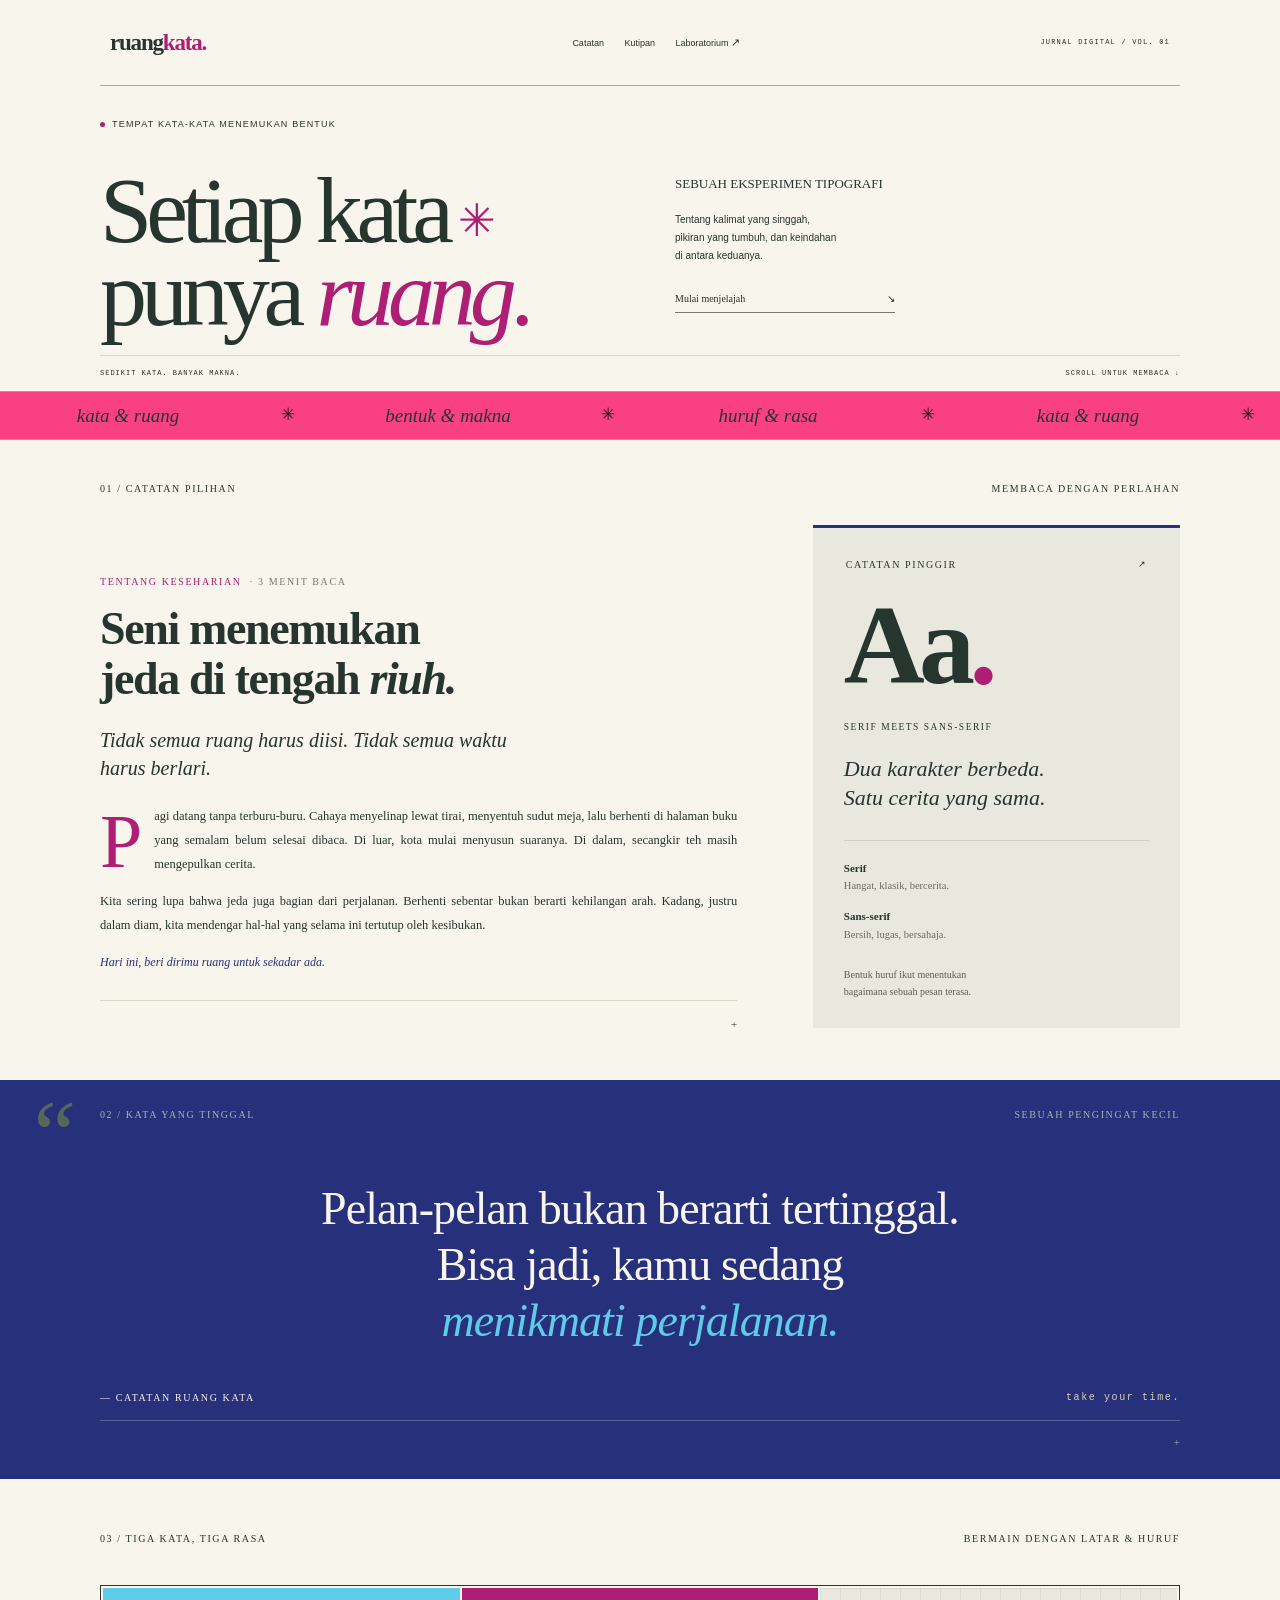
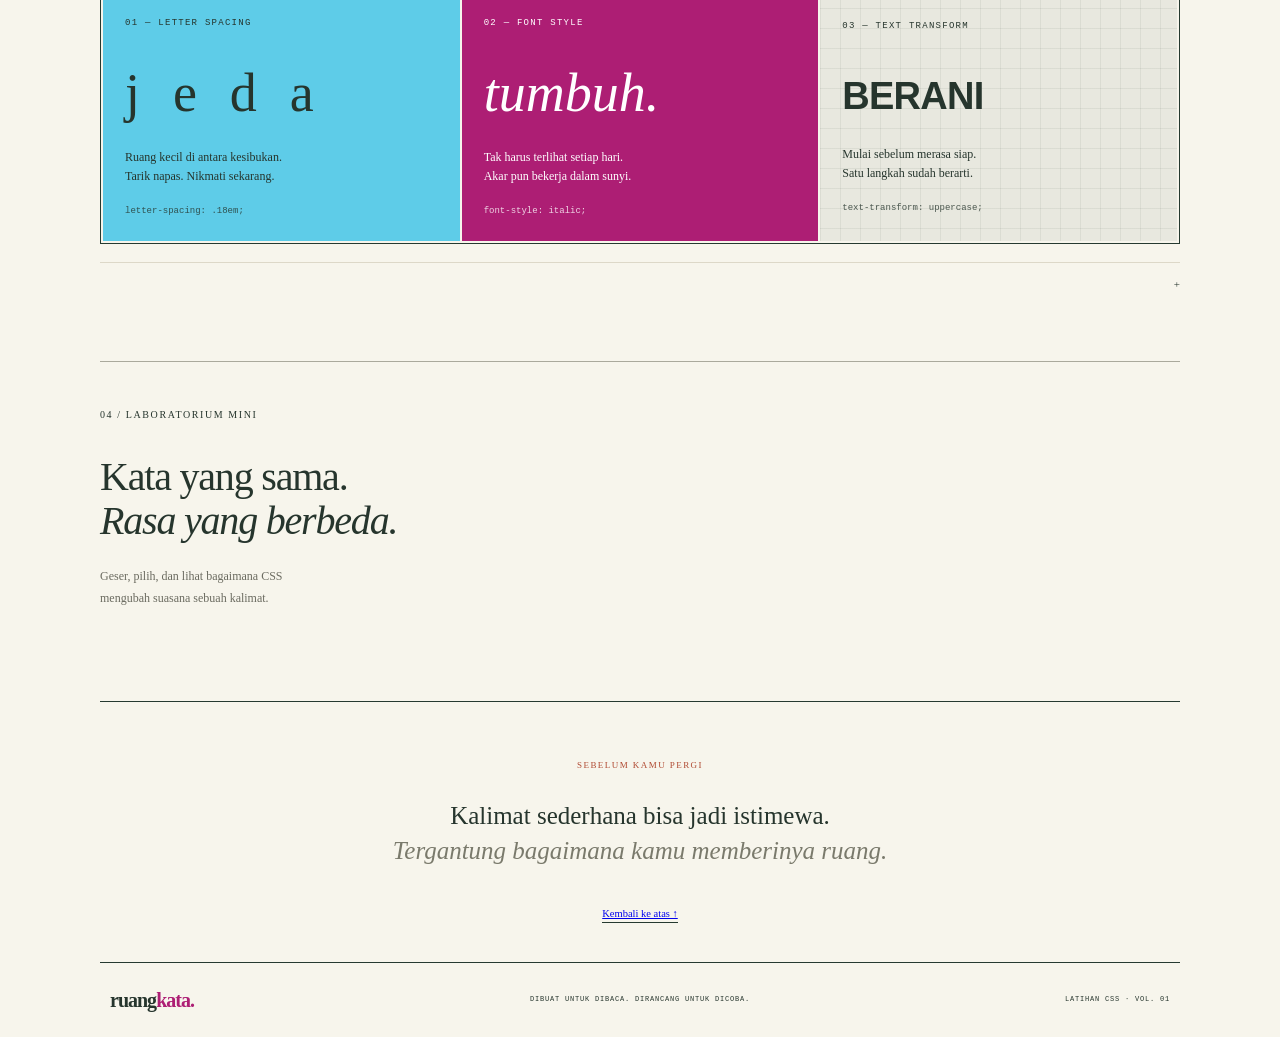
<file: tugas csp ver 3/index.html>
<!DOCTYPE html>
<html lang="id">
<head>
<meta charset="UTF-8">
<meta name="viewport" content="width=device-width, initial-scale=1.0">
<title>tugas csp 2</title>

<!-- CSS EXTERNAL: untuk header, hero, pita memanjang, footer -->
<link rel="stylesheet" href="style.css">

<!-- CSS INTERNAL: untuk catatan, quotes, dan tiga kata, tiga rasa -->
<style>
  .bag-label td { padding: 40px 0 0; font-size: 10px; letter-spacing: .16em; text-transform: uppercase; }
  .bag-label td.kn { text-align: right; }

  /* 01 catatan pilihan */
  .kolom-artikel { width: 59%; padding-top: 30px; }
  .jarak         { width: 7%; }
  .kolom-kartu   { width: 34%; padding-top: 28px; padding-bottom: 52px; }
  .meta-artikel  { font-size: 10px; letter-spacing: .16em; text-transform: uppercase; }
  .abu           { color: #7a7a6c; }
  .judul-artikel {
    font-family: Georgia, "Times New Roman", serif;
    font-size: 46px; line-height: 1.08; letter-spacing: -.03em;
    margin-top: 14px;
  }
  .lead {
    font-family: Georgia, "Times New Roman", serif;
    font-style: italic; font-size: 20px; line-height: 1.4;
    margin-top: 22px;
  }
  .isi-artikel { font-size: 12.5px; line-height: 1.95; text-align: justify; margin-top: 22px; }
  .rust-kecil  { font-size: 12px; font-style: italic; color: #27307a; margin-top: 14px; }
  .pie         { border-top: 1px solid #ddd8c8; margin-top: 28px; padding-top: 14px; text-align: right; font-size: 11px; }

  .kartu       { background: #e8e8df; border-top: 3px solid #27307a; padding: 24px 29px 26px; }
  .kartu-atas td { font-size: 10px; letter-spacing: .16em; text-transform: uppercase; }
  .aa {
    font-family: Georgia, "Times New Roman", serif;
    font-weight: bold; font-size: 112px; line-height: 1; letter-spacing: -.05em;
    margin-top: 14px;
  }
  .aa span { color: #ad1e74; }
  .kartu-sub  { font-size: 9.5px; letter-spacing: .16em; text-transform: uppercase; margin-top: 18px; }
  .kartu-ital {
    font-family: Georgia, "Times New Roman", serif;
    font-style: italic; font-size: 22px; line-height: 1.32; margin-top: 18px;
  }
  .kartu-garis { border-top: 1px solid #cfcfc4; margin-top: 28px; padding-top: 18px; }
  .kartu-garis b  { display: block; font-size: 11px; }
  .kartu-garis span.d { display: block; font-size: 10.5px; color: #6b6b60; margin-bottom: 12px; }
  .kartu-cat  { font-size: 10px; line-height: 1.7; color: #5d5d52; margin-top: 22px; }

  /*  02 kata yang tinggal (hijau)*/
  .hijau { background: #27307a; color: #f8f5ec; position: relative; }
  .hijau .tanda {
    position: absolute; left: 24px; top: 6px;
    font-family: Georgia, "Times New Roman", serif;
    font-size: 96px; line-height: 1; color: #55665b; font-style: italic;
  }
  .hijau .bag-label td { padding-top: 26px; color: #a9b5aa; }
  .kutipan {
    font-family: Georgia, "Times New Roman", serif;
    font-size: 46px; line-height: 56px; letter-spacing: -.02em;
    text-align: center; padding: 58px 0 40px;
  }
  .kutipan i { color: #5ecce8; }
  .hijau-bawah td { font-size: 10px; letter-spacing: .16em; text-transform: uppercase; padding-bottom: 14px; }
  .hijau-bawah td.kn { text-align: right; font-family: "Courier New", monospace; color: #d9d2b0; text-transform: none; }
  .hijau-pie { border-top: 1px solid rgba(239, 238, 236, 0.25); text-align: right; font-size: 11px; padding: 12px 0 28px; color: #a9b5aa; }

  /* ----- 03 tiga kata ----- */
  .tiga { width: 100%; margin-top: 38px; border: 1px solid #263a30; }
  .tiga td.kartu3 { width: 33.333%; height: 235px; padding: 28px 22px 22px; }
  .k-kuning { background: #5ecce8; }
  .k-rust   { background: #ad1e74; color: #fff; }
  .k-grid   {
    background-color: #e8e8df;
    background-image:
      linear-gradient(rgba(38,58,48,.07) 1px, transparent 1px),
      linear-gradient(90deg, rgba(38,58,48,.07) 1px, transparent 1px);
    background-size: 20px 20px;
  }
  .k-label { font-family: "Courier New", monospace; font-size: 9px; letter-spacing: .14em; text-transform: uppercase; }
  .k-kata  { font-family: Georgia, "Times New Roman", serif; font-size: 54px; line-height: 1; margin-top: 34px; }
  .k-teks  { font-size: 12px; line-height: 1.6; margin-top: 28px; }
  .k-kode  { font-family: "Courier New", monospace; font-size: 9px; margin-top: 18px; opacity: .8; }
  .tiga-pie { border-top: 1px solid #ddd8c8; margin-top: 18px; padding: 12px 0 52px; text-align: right; font-size: 11px; }
</style>
</head>

<body>
<table class="halaman" id="atas">

<!-- HEADER  -->
<tr><td class="penuh">
<table class="lebar"><tr><td class="garis-b">
  <table class="isi header"><tr>
    <td class="logo"><a href="#atas">ruang<span>kata.</span></a></td>
    <td class="menu"><a href="#catatan">Catatan</a> <a href="#kutipan">Kutipan</a> <a href="#lab">Laboratorium <span style="font-size:11px">↗</span></a></td>
    <td class="meta-atas">Jurnal digital / Vol. 01</td>
  </tr></table>
</td></tr></table>
</td></tr>

<!-- HERO  -->
<tr><td class="penuh">
<table class="lebar"><tr><td>
  <table class="isi">
    <tr><td colspan="2" class="eyebrow label"><br><br><span class="titik"></span>Tempat kata-kata menemukan bentuk</td></tr>
    <tr>
      <td class="hero-kiri">
        <br><h1 class="judul">Setiap kata<span class="bintang">✳</span><br>punya <i>ruang</i><span class="rust">.</span></h1>
      </td>
      <td class="hero-kanan">
        <p class="label">SEBUAH EKSPERIMEN TIPOGRAFI</p>
        <p class="ket">Tentang kalimat yang singgah, <br>pikiran yang tumbuh, dan keindahan <br> di antara keduanya.</p>
        <table class="mulai"><tr>
          <td><a href="#catatan">Mulai menjelajah</a></td>
          <td style="text-align:right;font-size:10px"><a href="#catatan">↘</a></td>
        </tr></table>
      </td>
    </tr>
  </table>
  <table class="isi hero-bawah"><tr>
    <td>Sedikit kata. Banyak makna.</td>
    <td style="text-align:right">Scroll untuk membaca ↓</td>
  </tr></table>
</td></tr></table>
</td></tr>

<!--  PITA Full layar panjang  -->
<tr><td class="penuh">
<table class="pita"><tr>
  <td>kata &amp; ruang</td><td class="bt">✳</td>
  <td>bentuk &amp; makna</td><td class="bt">✳</td>
  <td>huruf &amp; rasa</td><td class="bt">✳</td>
  <td>kata &amp; ruang</td><td class="bt">✳</td>
</tr></table>
</td></tr>

<!--  01 CATATAN PILIHAN -->
<tr><td class="penuh" id="catatan">
<table class="lebar"><tr><td>
  <table class="isi bag-label"><tr>
    <td>01 / Catatan pilihan</td>
    <td class="kn">Membaca dengan perlahan</td>
  </tr></table>
  <table class="isi"><tr>
    <td class="kolom-artikel">
      <p class="meta-artikel"><span style="color:#ad1e74">Tentang keseharian</span> <span class="abu">&nbsp;· 3 menit baca</span></p>
      <h2 class="judul-artikel">Seni menemukan<br>jeda di tengah <i>riuh.</i></h2>
      <p class="lead">Tidak semua ruang harus diisi. Tidak semua waktu<br>harus berlari.</p>
      <p class="isi-artikel"><span style="float:left;font-family:Georgia,'Times New Roman',serif;font-size:76px;line-height:.78;color:#ad1e74;padding:8px 12px 0 0">P</span>agi datang tanpa terburu-buru. Cahaya menyelinap lewat tirai, menyentuh sudut meja, lalu berhenti di halaman buku yang semalam belum selesai dibaca. Di luar, kota mulai menyusun suaranya. Di dalam, secangkir teh masih mengepulkan cerita.</p>
      <p class="isi-artikel" style="margin-top:12px">Kita sering lupa bahwa jeda juga bagian dari perjalanan. Berhenti sebentar bukan berarti kehilangan arah. Kadang, justru dalam diam, kita mendengar hal-hal yang selama ini tertutup oleh kesibukan.</p>
      <p class="rust-kecil">Hari ini, beri dirimu ruang untuk sekadar ada.</p>
      <p class="pie">+</p>
    </td>
    <td class="jarak"></td>
    <td class="kolom-kartu">
      <table class="kartu" style="width:100%"><tr><td>
        <table style="width:100%" class="kartu-atas"><tr>
          <td>Catatan pinggir</td>
          <td style="text-align:right;font-size:9px">↗</td>
        </tr></table>
        <p class="aa">Aa<span>.</span></p>
        <p class="kartu-sub">Serif meets sans-serif</p>
        <p class="kartu-ital">Dua karakter berbeda.<br>Satu cerita yang sama.</p>
        <p class="kartu-garis">
          <b>Serif</b><span class="d">Hangat, klasik, bercerita.</span>
          <b>Sans-serif</b><span class="d">Bersih, lugas, bersahaja.</span>
        </p>
        <p class="kartu-cat">Bentuk huruf ikut menentukan<br>bagaimana sebuah pesan terasa.</p>
      </td></tr></table>
    </td>
  </tr></table>
</td></tr></table>
</td></tr>

<!--  02 KATA YANG TINGGAL -->
<tr><td class="penuh hijau" id="kutipan">
<span class="tanda">“</span>
<table class="lebar"><tr><td>
  <table class="isi bag-label"><tr>
    <td>02 / Kata yang tinggal</td>
    <td class="kn">Sebuah pengingat kecil</td>
  </tr></table>
  <table class="isi"><tr>
    <td class="kutipan">Pelan-pelan bukan berarti tertinggal.<br>Bisa jadi, kamu sedang<br><i>menikmati perjalanan.</i></td>
  </tr></table>
  <table class="isi hijau-bawah"><tr>
    <td>— Catatan Ruang Kata</td>
    <td class="kn">take your time.</td>
  </tr></table>
  <table class="isi"><tr><td class="hijau-pie">+</td></tr></table>
</td></tr></table>
</td></tr>

<!--  03 TIGA KATA, TIGA RASA  -->
<tr><td class="penuh">
<table class="lebar"><tr><td class="garis-b">
  <table class="isi bag-label" style="margin-top:0"><tr>
    <td style="padding-top:36px">03 / Tiga kata, tiga rasa</td>
    <td class="kn" style="padding-top:36px">Bermain dengan latar &amp; huruf</td>
  </tr></table>
  <table class="isi">
    <tr><td>
      <table class="tiga"><tr>
        <td class="kartu3 k-kuning">
          <p class="k-label">01 — letter spacing</p>
          <p class="k-kata" style="letter-spacing:.18em">j e d a</p>
          <p class="k-teks">Ruang kecil di antara kesibukan.<br>Tarik napas. Nikmati sekarang.</p>
          <p class="k-kode">letter-spacing: .18em;</p>
        </td>
        <td class="kartu3 k-rust">
          <p class="k-label">02 — font style</p>
          <p class="k-kata" style="font-style:italic">tumbuh.</p>
          <p class="k-teks">Tak harus terlihat setiap hari.<br>Akar pun bekerja dalam sunyi.</p>
          <p class="k-kode">font-style: italic;</p>
        </td>
        <td class="kartu3 k-grid">
          <p class="k-label">03 — text transform</p>
          <p class="k-kata" style="font-family:Arial,Helvetica,sans-serif;font-weight:900;font-size:38px;letter-spacing:-.02em;text-transform:uppercase;margin-top:42px">berani</p>
          <p class="k-teks" style="margin-top:30px">Mulai sebelum merasa siap.<br>Satu langkah sudah berarti.</p>
          <p class="k-kode">text-transform: uppercase;</p>
        </td>
      </tr></table>
      <p class="tiga-pie">+</p>
    </td></tr>
  </table>
</td></tr></table>
</td></tr>

<!--  04 LABORATORIUM MINI -->
<tr><td class="penuh" id="lab">
<table class="lebar"><tr><td style="border-bottom:1px solid #263a30">
  <table class="isi">
    <tr><td style="padding-top:44px;font-size:10px;letter-spacing:.16em;text-transform:uppercase">04 / Laboratorium mini</td></tr>
    <tr><td style="padding-top:32px;font-family:Georgia,'Times New Roman',serif;font-size:40px;line-height:1.1;letter-spacing:-.03em">Kata yang sama.<br><i>Rasa yang berbeda.</i></td></tr>
    <tr><td style="padding-top:22px;font-size:12px;line-height:1.85;color:#6b6b60">Geser, pilih, dan lihat bagaimana CSS<br>mengubah suasana sebuah kalimat.</td></tr>
    <tr><td style="height:92px"></td></tr>
  </table>
</td></tr></table>
</td></tr>

<!-- PENUTUP -->
<tr><td class="penuh">
<table class="lebar"><tr><td style="border-bottom:1px solid #263a30">
  <table class="isi">
    <tr><td style="padding-top:56px;text-align:center;font-size:9px;letter-spacing:.16em;text-transform:uppercase;color:#b04a32">Sebelum kamu pergi</td></tr>
    <tr><td style="padding-top:24px;text-align:center;font-family:Georgia,'Times New Roman',serif;font-size:25px;line-height:1.4">Kalimat sederhana bisa jadi istimewa.</td></tr>
    <tr><td style="text-align:center;font-family:Georgia,'Times New Roman',serif;font-style:italic;font-size:25px;line-height:1.4;color:#7a7a6c">Tergantung bagaimana kamu memberinya ruang.</td></tr>
    <tr><td style="padding:34px 0 38px;text-align:center"><a href="#atas" style="font-size:10.5px;border-bottom:1px solid #263a30;padding-bottom:3px">Kembali ke atas ↑</a></td></tr>
  </table>
</td></tr></table>
</td></tr>

<!--  FOOTER  -->
<tr><td class="penuh">
<table class="lebar"><tr><td>
  <table class="isi footer"><tr>
    <td class="logo-kecil">ruang<span>kata.</span></td>
    <td class="tengah-f">Dibuat untuk dibaca. Dirancang untuk dicoba.</td>
    <td class="kanan-f">Latihan CSS · Vol. 01</td>
  </tr></table>
</td></tr></table>
</td></tr>

</table>
</body>
</html>
</file>
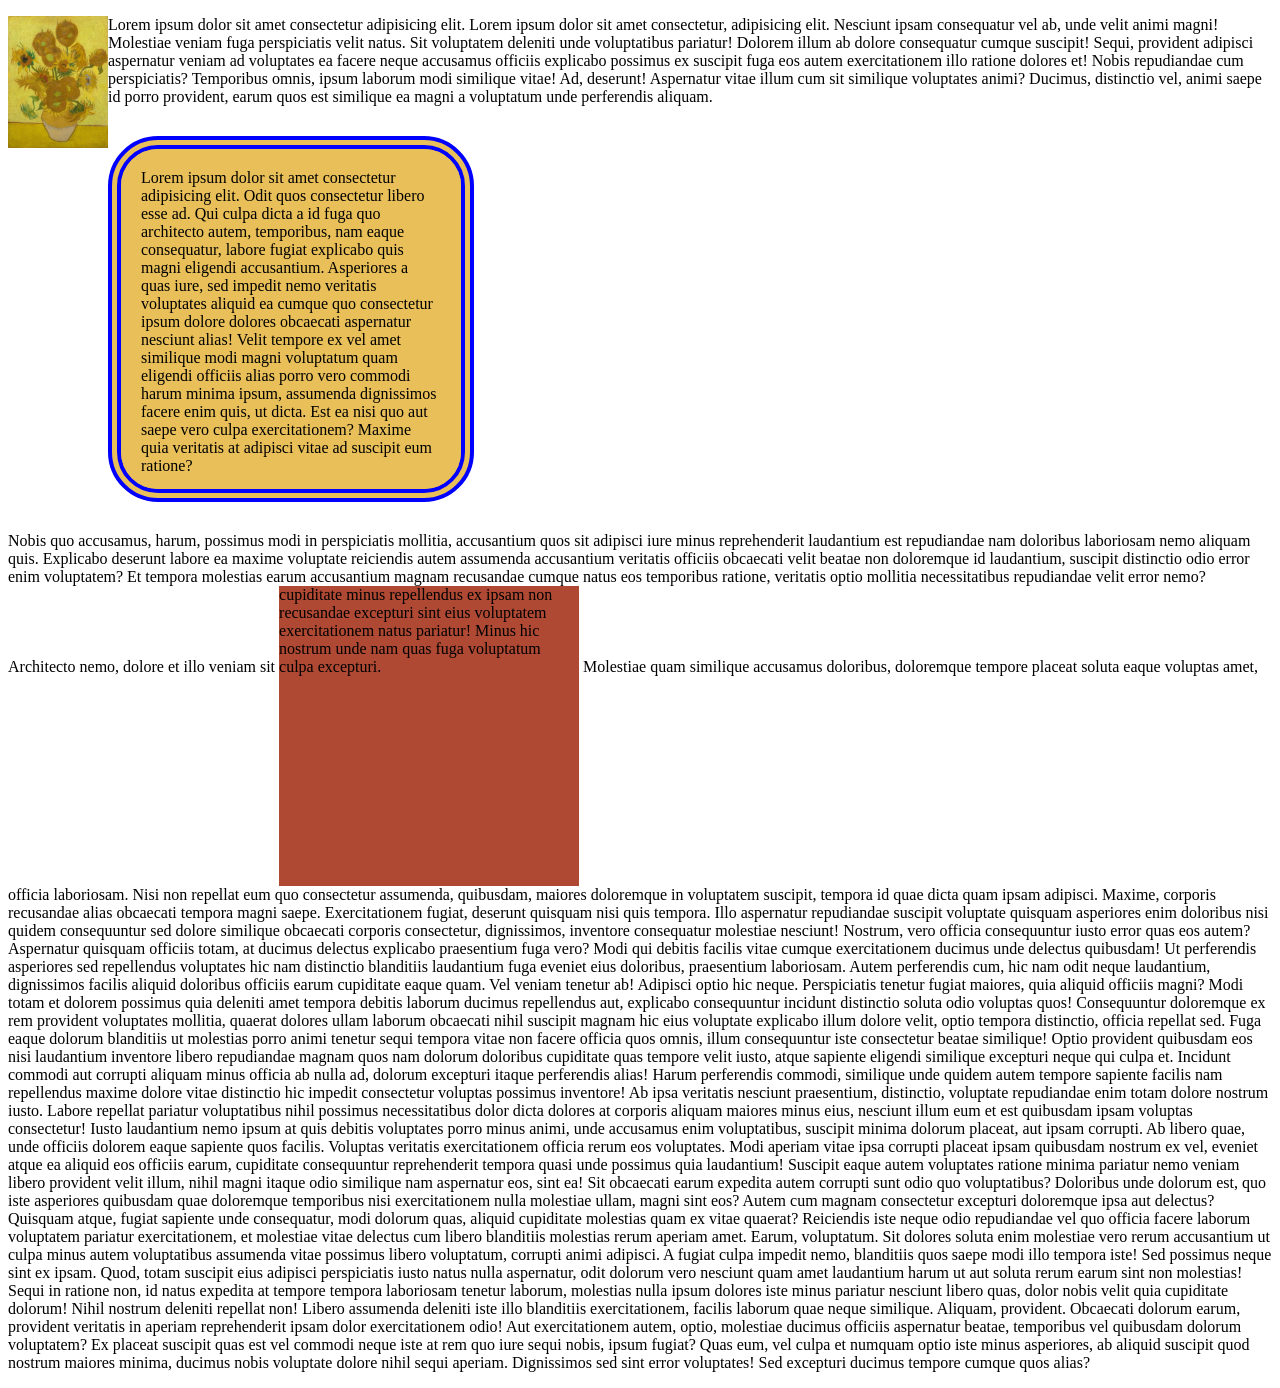
<file: css2.html>
<!DOCTYPE html>
<html lang="en">
<head>
    <meta charset="UTF-8">
    <meta name="viewport" content="width=device-width, initial-scale=1.0">
    <title>Document</title>
    <link rel="stylesheet" href="css2.css">
</head>
<body>
    <img src="images/sunflowers.webp" alt="" width="100">
    <p>Lorem ipsum dolor sit amet consectetur adipisicing elit. Lorem ipsum dolor sit amet consectetur, adipisicing elit. Nesciunt ipsam consequatur vel ab, unde velit animi magni! Molestiae veniam fuga perspiciatis velit natus. Sit voluptatem deleniti unde voluptatibus pariatur! Dolorem illum ab dolore consequatur cumque suscipit! Sequi, provident adipisci aspernatur veniam ad voluptates ea facere neque accusamus officiis explicabo possimus ex suscipit fuga eos autem exercitationem illo ratione dolores et! Nobis repudiandae cum perspiciatis? Temporibus omnis, ipsum laborum modi similique vitae! Ad, deserunt! Aspernatur vitae illum cum sit similique voluptates animi? Ducimus, distinctio vel, animi saepe id porro provident, earum quos est similique ea magni a voluptatum unde perferendis aliquam.
        <div class="satu">Lorem ipsum dolor sit amet consectetur adipisicing elit. Odit quos consectetur libero esse ad. Qui culpa dicta a id fuga quo architecto autem, temporibus, nam eaque consequatur, labore fugiat explicabo quis magni eligendi accusantium. Asperiores a quas iure, sed impedit nemo veritatis voluptates aliquid ea cumque quo consectetur ipsum dolore dolores obcaecati aspernatur nesciunt alias! Velit tempore ex vel amet similique modi magni voluptatum quam eligendi officiis alias porro vero commodi harum minima ipsum, assumenda dignissimos facere enim quis, ut dicta. Est ea nisi quo aut saepe vero culpa exercitationem? Maxime quia veritatis at adipisci vitae ad suscipit eum ratione?
        </div>
        Nobis quo accusamus, harum, possimus modi in perspiciatis mollitia, accusantium quos sit adipisci iure minus reprehenderit laudantium est repudiandae nam doloribus laboriosam nemo aliquam quis. Explicabo deserunt labore ea maxime voluptate reiciendis autem assumenda accusantium veritatis officiis obcaecati velit beatae non doloremque id laudantium, suscipit distinctio odio error enim voluptatem? Et tempora molestias earum accusantium magnam recusandae cumque natus eos temporibus ratione, veritatis optio mollitia necessitatibus repudiandae velit error nemo? Architecto nemo, dolore et illo veniam sit <span class="dua"> cupiditate minus repellendus ex ipsam non recusandae excepturi sint eius voluptatem exercitationem natus pariatur! Minus hic nostrum unde nam quas fuga voluptatum culpa excepturi.</span> Molestiae quam similique accusamus doloribus, doloremque tempore placeat soluta eaque voluptas amet, officia laboriosam. Nisi non repellat eum quo consectetur assumenda, quibusdam, maiores doloremque in voluptatem suscipit, tempora id quae dicta quam ipsam adipisci. Maxime, corporis recusandae alias obcaecati tempora magni saepe. Exercitationem fugiat, deserunt quisquam nisi quis tempora. Illo aspernatur repudiandae suscipit voluptate quisquam asperiores enim doloribus nisi quidem consequuntur sed dolore similique obcaecati corporis consectetur, dignissimos, inventore consequatur molestiae nesciunt! Nostrum, vero officia consequuntur iusto error quas eos autem? Aspernatur quisquam officiis totam, at ducimus delectus explicabo praesentium fuga vero? Modi qui debitis facilis vitae cumque exercitationem ducimus unde delectus quibusdam! Ut perferendis asperiores sed repellendus voluptates hic nam distinctio blanditiis laudantium fuga eveniet eius doloribus, praesentium laboriosam. Autem perferendis cum, hic nam odit neque laudantium, dignissimos facilis aliquid doloribus officiis earum cupiditate eaque quam. Vel veniam tenetur ab! Adipisci optio hic neque. Perspiciatis tenetur fugiat maiores, quia aliquid officiis magni? Modi totam et dolorem possimus quia deleniti amet tempora debitis laborum ducimus repellendus aut, explicabo consequuntur incidunt distinctio soluta odio voluptas quos! Consequuntur doloremque ex rem provident voluptates mollitia, quaerat dolores ullam laborum obcaecati nihil suscipit magnam hic eius voluptate explicabo illum dolore velit, optio tempora distinctio, officia repellat sed. Fuga eaque dolorum blanditiis ut molestias porro animi tenetur sequi tempora vitae non facere officia quos omnis, illum consequuntur iste consectetur beatae similique! Optio provident quibusdam eos nisi laudantium inventore libero repudiandae magnam quos nam dolorum doloribus cupiditate quas tempore velit iusto, atque sapiente eligendi similique excepturi neque qui culpa et. Incidunt commodi aut corrupti aliquam minus officia ab nulla ad, dolorum excepturi itaque perferendis alias! Harum perferendis commodi, similique unde quidem autem tempore sapiente facilis nam repellendus maxime dolore vitae distinctio hic impedit consectetur voluptas possimus inventore! Ab ipsa veritatis nesciunt praesentium, distinctio, voluptate repudiandae enim totam dolore nostrum iusto. Labore repellat pariatur voluptatibus nihil possimus necessitatibus dolor dicta dolores at corporis aliquam maiores minus eius, nesciunt illum eum et est quibusdam ipsam voluptas consectetur! Iusto laudantium nemo ipsum at quis debitis voluptates porro minus animi, unde accusamus enim voluptatibus, suscipit minima dolorum placeat, aut ipsam corrupti. Ab libero quae, unde officiis dolorem eaque sapiente quos facilis. Voluptas veritatis exercitationem officia rerum eos voluptates. Modi aperiam vitae ipsa corrupti placeat ipsam quibusdam nostrum ex vel, eveniet atque ea aliquid eos officiis earum, cupiditate consequuntur reprehenderit tempora quasi unde possimus quia laudantium! Suscipit eaque autem voluptates ratione minima pariatur nemo veniam libero provident velit illum, nihil magni itaque odio similique nam aspernatur eos, sint ea! Sit obcaecati earum expedita autem corrupti sunt odio quo voluptatibus? Doloribus unde dolorum est, quo iste asperiores quibusdam quae doloremque temporibus nisi exercitationem nulla molestiae ullam, magni sint eos? Autem cum magnam consectetur excepturi doloremque ipsa aut delectus? Quisquam atque, fugiat sapiente unde consequatur, modi dolorum quas, aliquid cupiditate molestias quam ex vitae quaerat? Reiciendis iste neque odio repudiandae vel quo officia facere laborum voluptatem pariatur exercitationem, et molestiae vitae delectus cum libero blanditiis molestias rerum aperiam amet. Earum, voluptatum. Sit dolores soluta enim molestiae vero rerum accusantium ut culpa minus autem voluptatibus assumenda vitae possimus libero voluptatum, corrupti animi adipisci. A fugiat culpa impedit nemo, blanditiis quos saepe modi illo tempora iste! Sed possimus neque sint ex ipsam. Quod, totam suscipit eius adipisci perspiciatis iusto natus nulla aspernatur, odit dolorum vero nesciunt quam amet laudantium harum ut aut soluta rerum earum sint non molestias! Sequi in ratione non, id natus expedita at tempore tempora laboriosam tenetur laborum, molestias nulla ipsum dolores iste minus pariatur nesciunt libero quas, dolor nobis velit quia cupiditate dolorum! Nihil nostrum deleniti repellat non! Libero assumenda deleniti iste illo blanditiis exercitationem, facilis laborum quae neque similique. Aliquam, provident. Obcaecati dolorum earum, provident veritatis in aperiam reprehenderit ipsam dolor exercitationem odio! Aut exercitationem autem, optio, molestiae ducimus officiis aspernatur beatae, temporibus vel quibusdam dolorum voluptatem? Ex placeat suscipit quas est vel commodi neque iste at rem quo iure sequi nobis, ipsum fugiat? Quas eum, vel culpa et numquam optio iste minus asperiores, ab aliquid suscipit quod nostrum maiores minima, ducimus nobis voluptate dolore nihil sequi aperiam. Dignissimos sed sint error voluptates! Sed excepturi ducimus tempore cumque quos alias?</p>
</body>
</html>
</file>
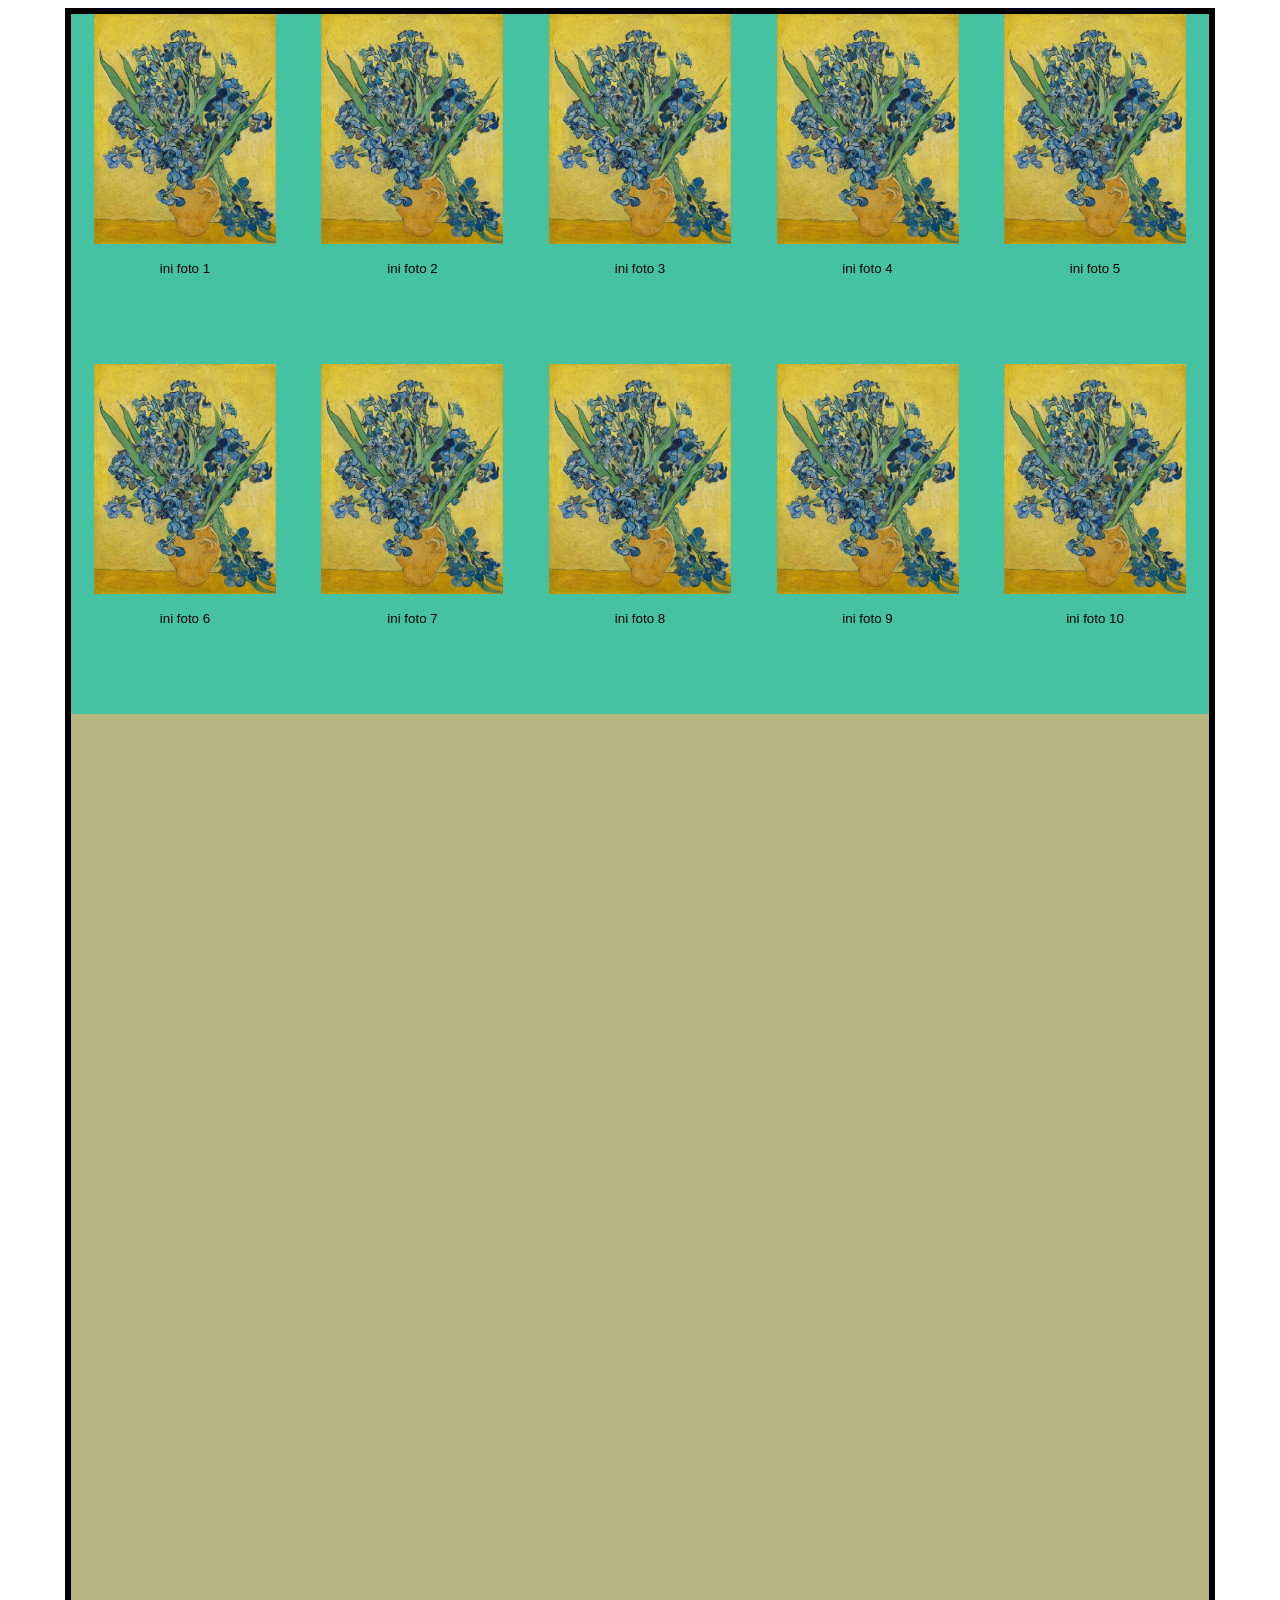
<file: css3.html>
<!DOCTYPE html>
<html lang="en">
<head>
    <meta charset="UTF-8">
    <meta name="viewport" content="width=device-width, initial-scale=1.0">
    <title>Document</title>
</head>
<style>
    .kotak{ 
    width: 20%; 
    height: 350px; 
    background-color: rgb(68, 194, 162); font: 10pt arial; 
    text-align: center; 
    float: left; 
    }
    .container{width: 90%; height: 1600px; border:5pt solid black; margin: 0 auto; background-color: rgb(182, 182, 131);}
</style>
<body>
<div class="container">
    <!-- .kotak{$}*10 -->
    <div class="kotak"><img src="images/irises.webp" width="80%" alt=""> <p>ini foto 1</p></div>
    <div class="kotak"><img src="images/irises.webp" width="80%" alt=""> <p>ini foto 2</p></div>
    <div class="kotak"><img src="images/irises.webp" width="80%" alt=""> <p>ini foto 3</p></div>
    <div class="kotak"><img src="images/irises.webp" width="80%" alt=""> <p>ini foto 4</p></div>
    <div class="kotak"><img src="images/irises.webp" width="80%" alt=""> <p>ini foto 5</p></div>
    <div class="kotak"><img src="images/irises.webp" width="80%" alt=""> <p>ini foto 6</p></div>
    <div class="kotak"><img src="images/irises.webp" width="80%" alt=""> <p>ini foto 7</p></div>
    <div class="kotak"><img src="images/irises.webp" width="80%" alt=""> <p>ini foto 8</p></div>
    <div class="kotak"><img src="images/irises.webp" width="80%" alt=""> <p>ini foto 9</p></div>
    <div class="kotak"><img src="images/irises.webp" width="80%" alt=""> <p>ini foto 10</p></div>
</div>
</body>
</html>
</file>
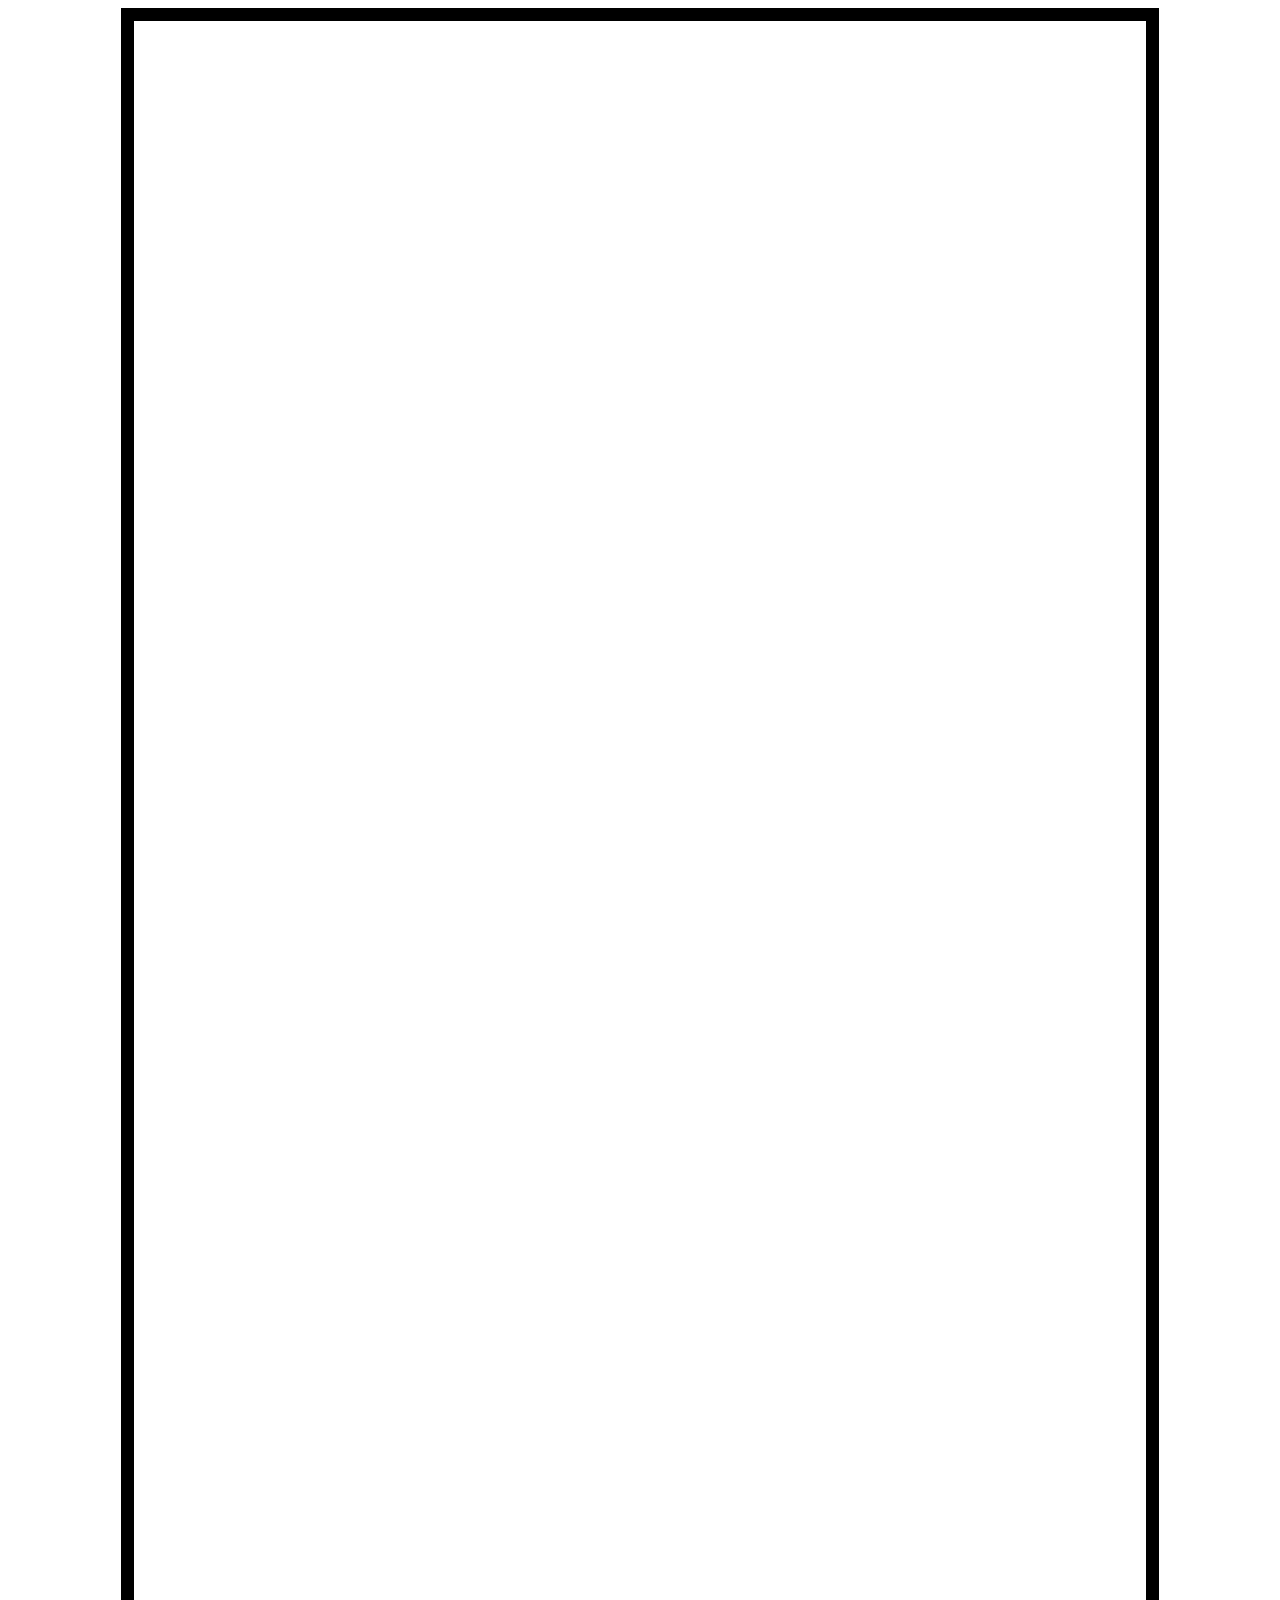
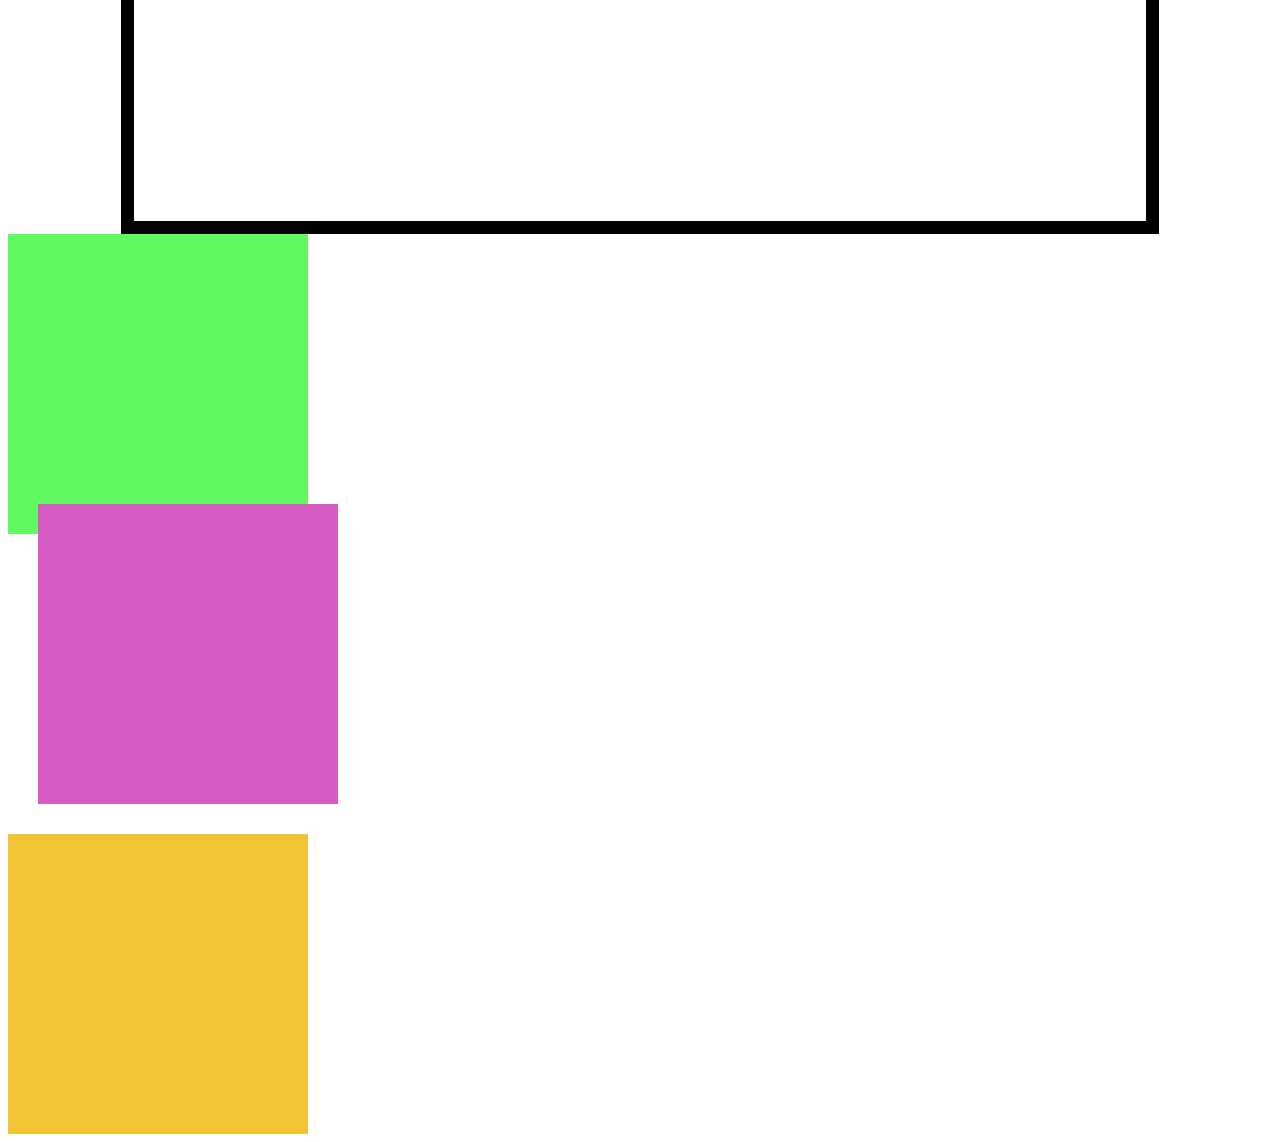
<file: css4.html>
<!DOCTYPE html>
<html lang="en">
<head>
    <meta charset="UTF-8">
    <meta name="viewport" content="width=device-width, initial-scale=1.0">
    <title>Document</title>
    <link rel="stylesheet" href="css4.css">
</head>
<body>
<div class="container"></div>
    <div class="ijo"></div>
    <div class="pink"></div>
    <div class="gold"></div>
</body>
</html>
</file>
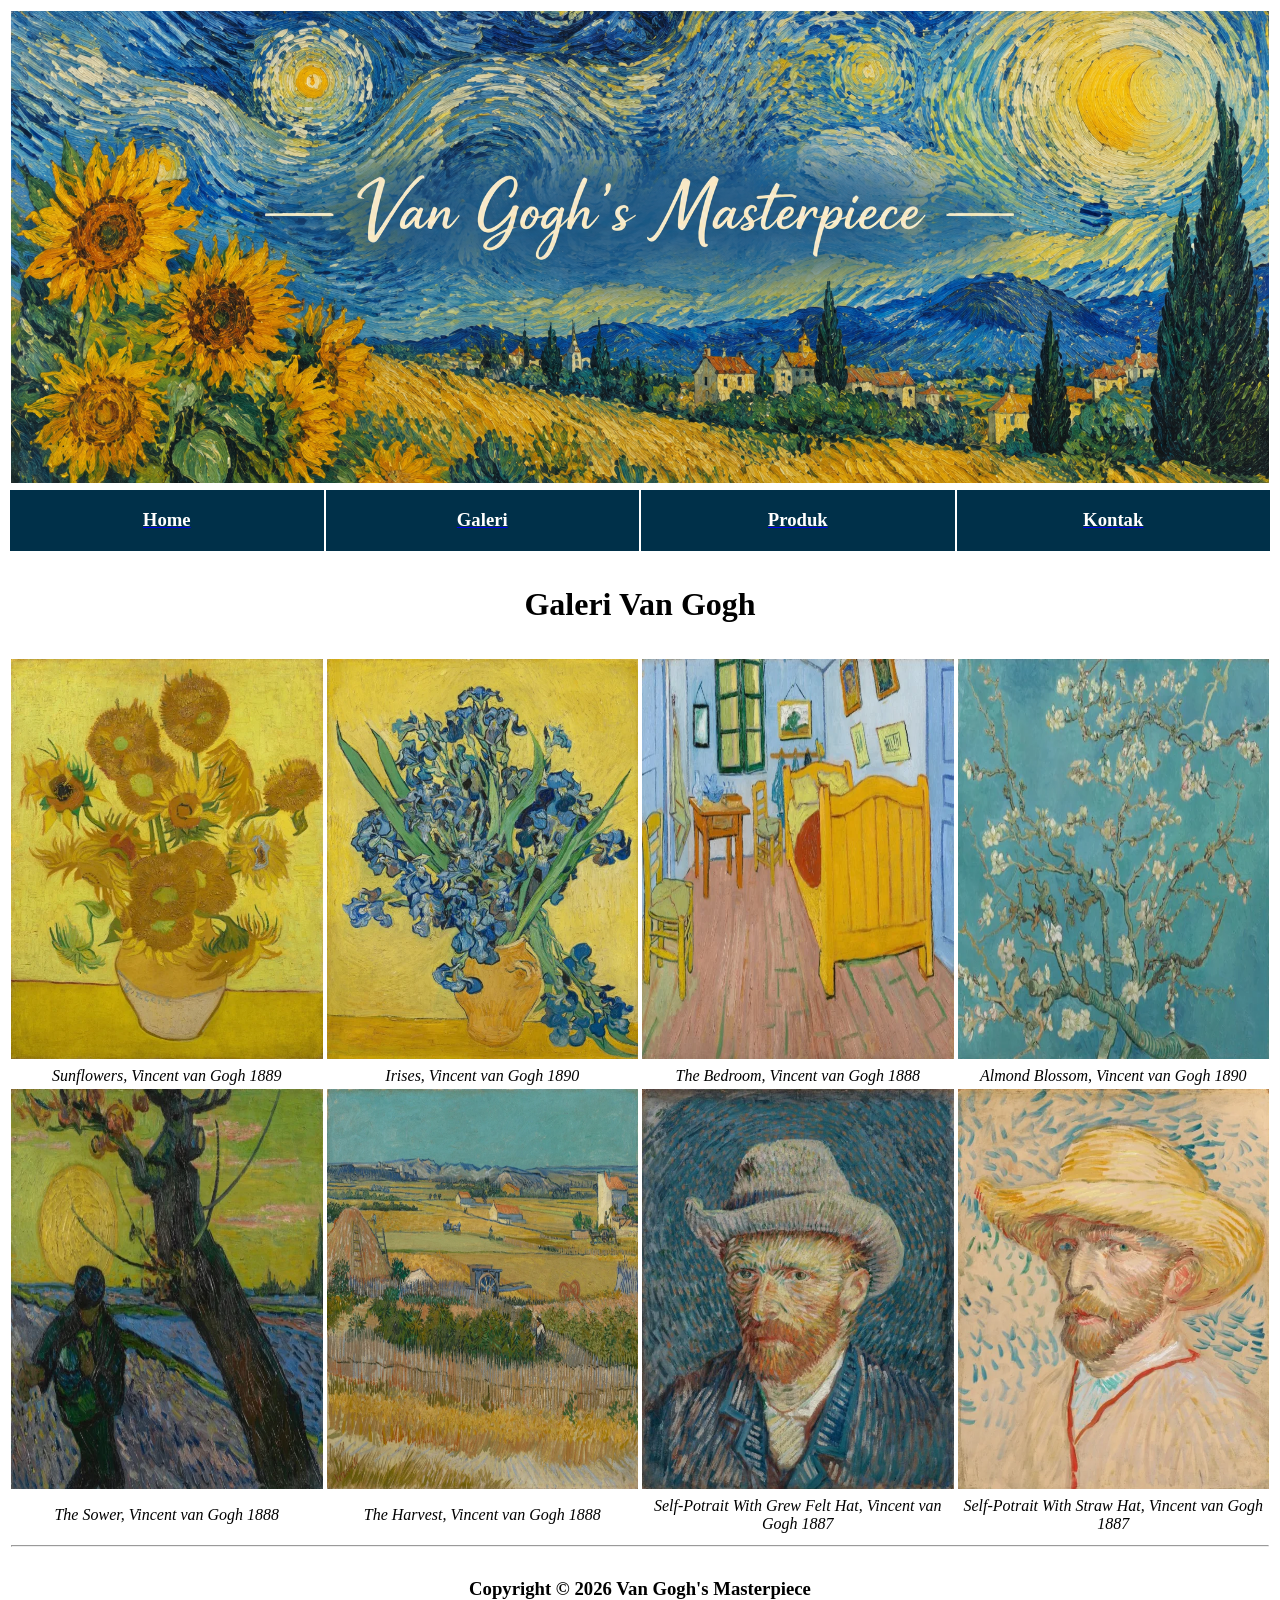
<file: galeri.html>
<!DOCTYPE html>
<html lang="en">
<head>
    <meta charset="UTF-8">
    <meta name="viewport" content="width=device-width, initial-scale=1.0">
    <title>Galeri</title>
</head>
<body>
    <table width="100%">
        <tr>
            <td colspan="4"><img src="images/Van Gogh-Inspired Starry Countryside.png" width="100%"></td>
            <!-- <td>gambar</td>
            <td>gambar</td>
            <td>gambar</td> -->
        </tr>
        <tr bgcolor="003049">
            <td align="center" width="25%"><a href="utama.html"><h3><font color="white">Home</font></h3></a></td>
            <td align="center" width="25%"><a href="galeri.html"><h3><font color="white">Galeri</font></h3></a></td>
            <td align="center" width="25%"><a href="produk.html"><h3><font color="white">Produk</font></h3></a></td>
            <td align="center" width="25%"><a href="kontak.html"><h3><font color="white">Kontak</font></h3></a></td>
        </tr>
        <tr>
            <td colspan="4"><h1><p align="center"> Galeri Van Gogh</p></h1></td>
            <!-- <td>gambar</td>
            <td>gambar</td>
            <td>gambar</td> -->
        </tr>
        <tr>
            <td width="25%"><img src="images/sunflowers.webp" alt="Sunflowers" width="100%" height="400px"></td>
            <td width="25%"><img src="images/irises.webp" alt="Irises" width="100%" height="400px"></td>
            <td width="25%"><img src="images/the bedroom.webp" alt="The Bedroom" width="100%" height="400px"></td>
            <td width="25%"><img src="images/almondblossom.webp" alt="Almond Blossom" width="100%" height="400px"></td> 
        </tr>
        <tr>
            <td align="center"><i>Sunflowers, Vincent van Gogh 1889</i></td>
            <td align="center"><i>Irises, Vincent van Gogh 1890</i></td>
            <td align="center"><i>The Bedroom, Vincent van Gogh 1888</i></td>
            <td align="center"><i>Almond Blossom, Vincent van Gogh 1890</i></td>
            
        </tr>
        <tr>
            <td width="25%"><img src="images/the sower.webp" alt="The Sower" width="100%" height="400px"></td>
            <td width="25%"><img src="images/the harvest.webp" alt="The Harvest" width="100%" height="400px"></td>
            <td width="25%"><img src="images/grewfelthat.webp" alt="Self-Potrait With Grew Felt Hat" width="100%" height="400px"></td>
            <td width="25%"><img src="images/strawhat.webp" alt="Self-Potrait With Straw Hat" width="100%" height="400px"></td> 
        </tr>
        <tr>
            <td align="center"><i>The Sower, Vincent van Gogh 1888</i></td>
            <td align="center"><i>The Harvest, Vincent van Gogh 1888</i></td>
            <td align="center"><i>Self-Potrait With Grew Felt Hat, Vincent van Gogh 1887</i></td>
            <td align="center"><i>Self-Potrait With Straw Hat, Vincent van Gogh 1887</i></td>
            
        </tr>
        <tr>
            <td colspan="4"><hr></td>
        </tr>
        <tr>
            <td colspan="4" align="center"><h3>Copyright &copy; 2026 Van Gogh's Masterpiece</h3></td>
            
        </tr>
    </table>
</body>
</html>
</file>
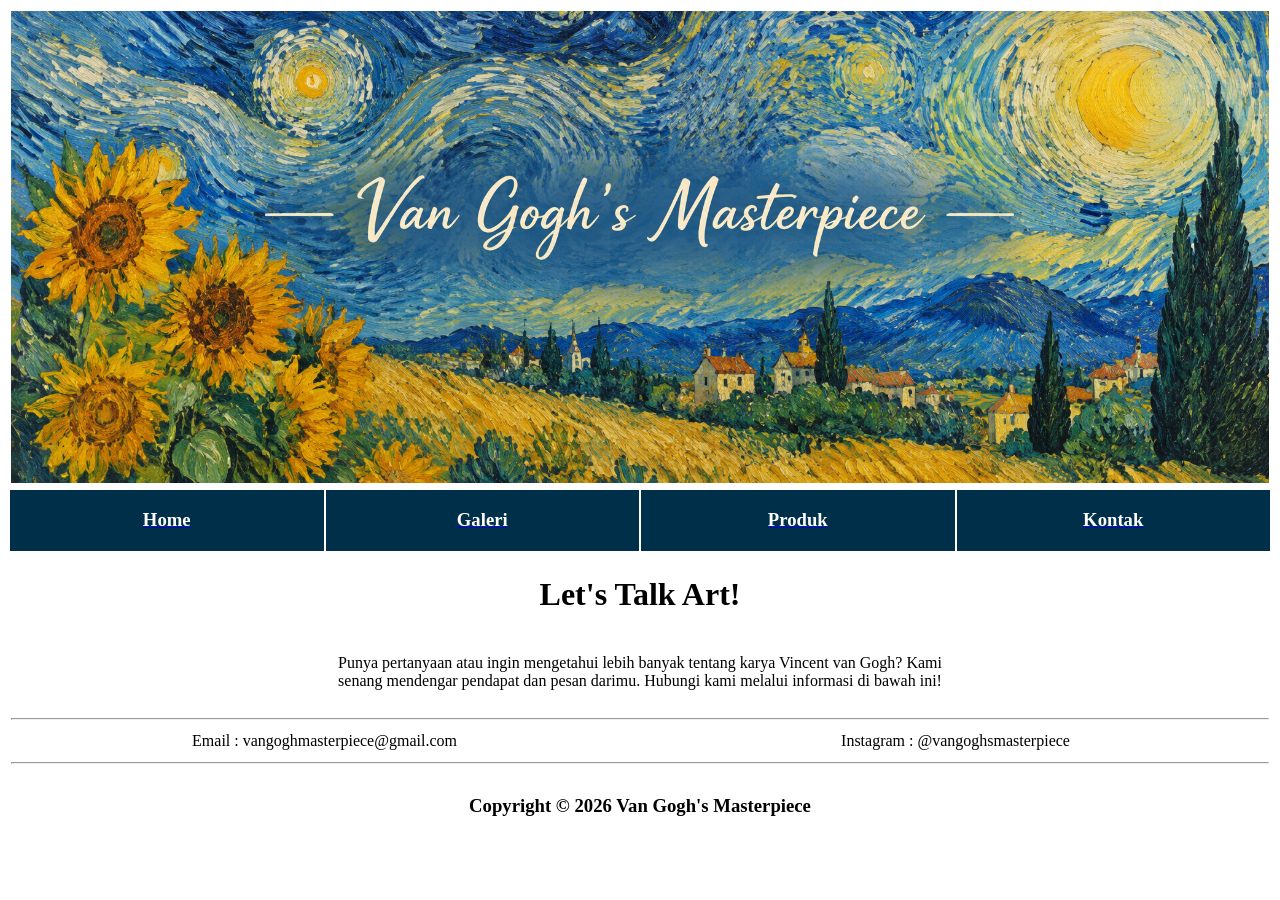
<file: kontak.html>
<!DOCTYPE html>
<html lang="en">
<head>
    <meta charset="UTF-8">
    <meta name="viewport" content="width=device-width, initial-scale=1.0">
    <title>Kontak</title>
</head>
<body>
    <table width="100%">
        <tr>
            <td colspan="4"><img src="images/Van Gogh-Inspired Starry Countryside.png" width="100%"></td>
            <!-- <td>gambar</td>
            <td>gambar</td>
            <td>gambar</td> -->
        </tr>
        <tr bgcolor="003049">
            <td align="center" width="25%"><a href="utama.html"><h3><font color="white">Home</font></h3></a></td>
            <td align="center" width="25%"><a href="galeri.html"><h3><font color="white">Galeri</font></h3></a></td>
            <td align="center" width="25%"><a href="produk.html"><h3><font color="white">Produk</font></h3></a></td>
            <td align="center" width="25%"><a href="kontak.html"><h3><font color="white">Kontak</font></h3></a></td>
        </tr>
        <tr>
            <td colspan="4" align="center">
                <p><h1>Let's Talk Art!</h1></p>
            </td>
    
        </tr>
        <tr>
            <td></td>
            <td colspan="2" align="center">
                <p>Punya pertanyaan atau ingin mengetahui lebih banyak tentang karya Vincent van Gogh? Kami senang mendengar pendapat dan pesan darimu. Hubungi kami melalui informasi di bawah ini!</p>
            </td>
            <td></td>
            
        </tr>
        <tr>
            <td colspan="4"><hr></td>
        </tr>
        <tr>
            <td colspan="2" align="center">Email : vangoghmasterpiece@gmail.com</td>
            <td colspan="2" align="center">Instagram : @vangoghsmasterpiece </td>
        </tr>
        <tr>
            <td colspan="4"><hr></td>
        </tr>
        <tr>
            <td colspan="4" align="center"><h3>Copyright &copy; 2026 Van Gogh's Masterpiece</h3></td>
            
        </tr>
    </table>
</body>
</html>
</file>
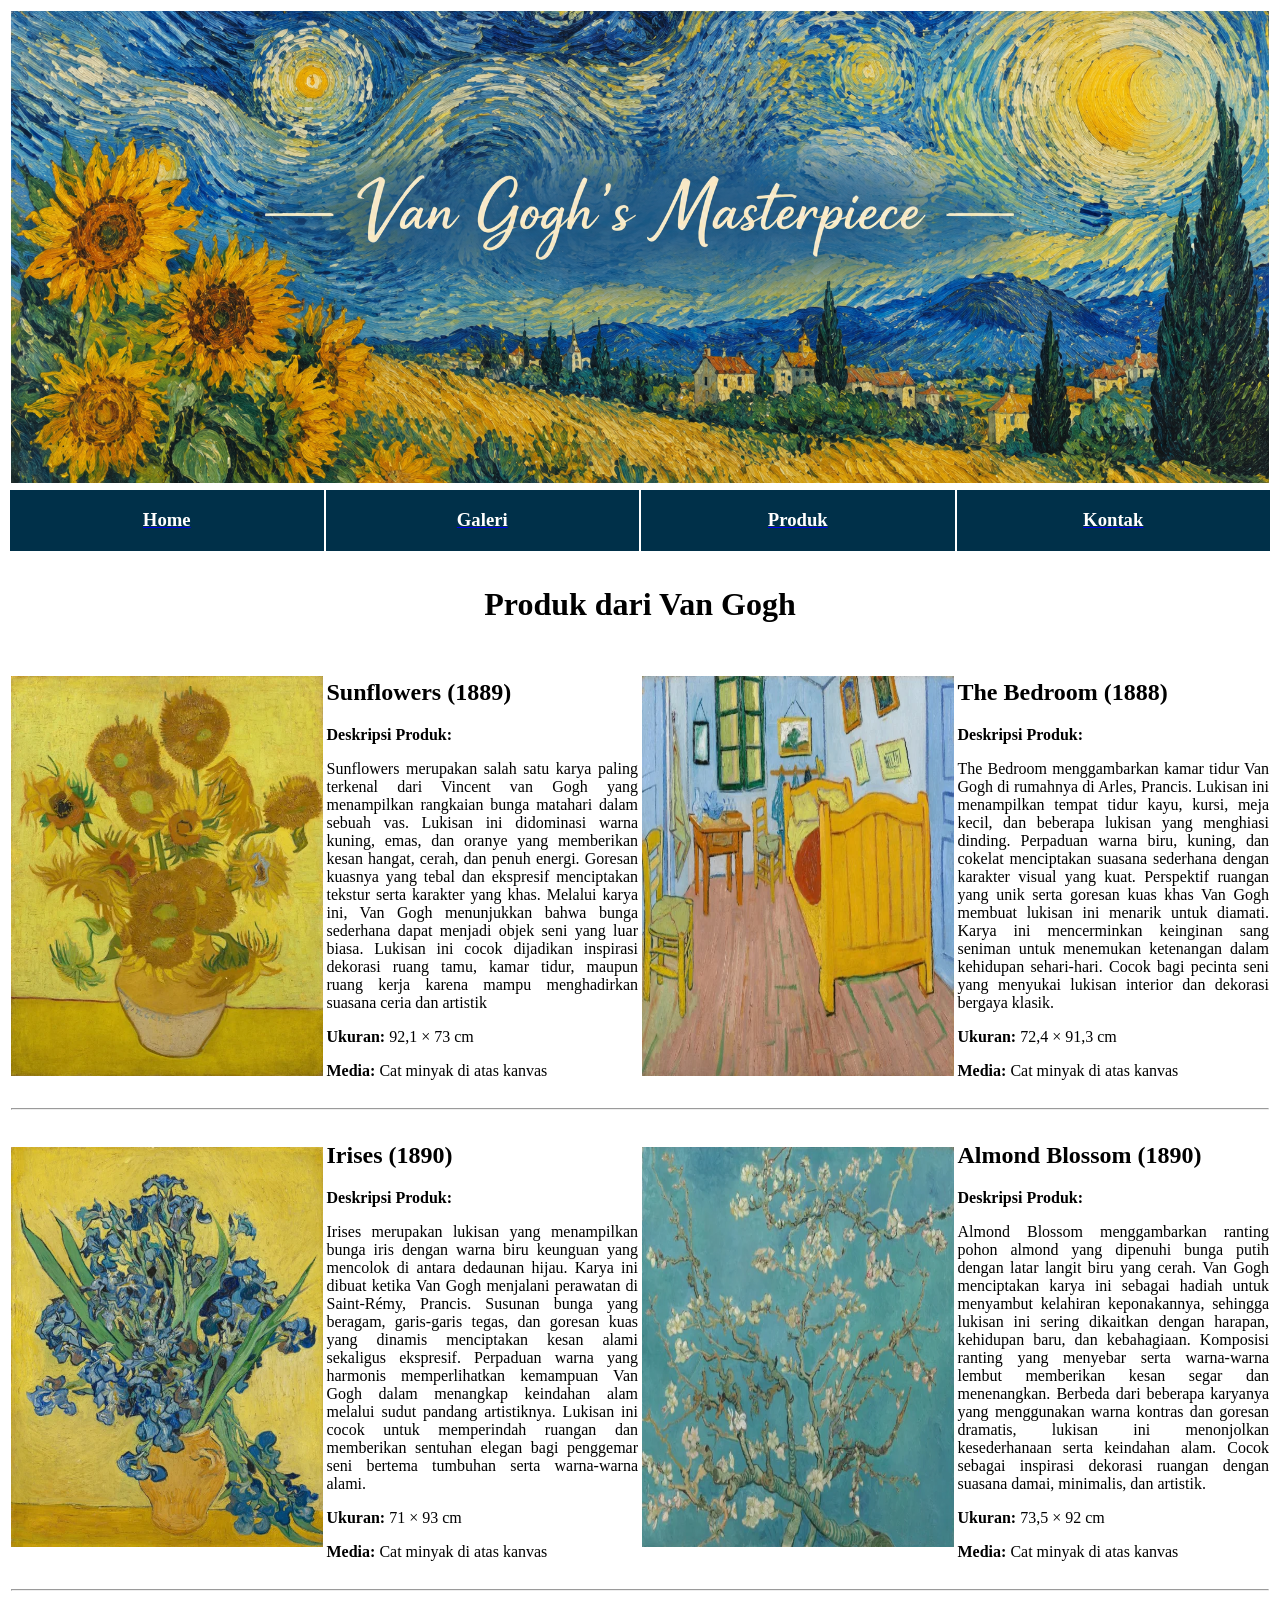
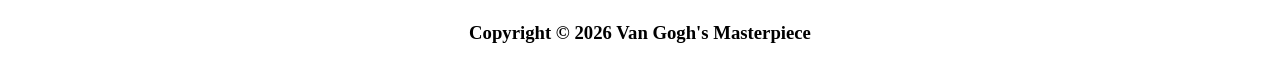
<file: produk.html>
<!DOCTYPE html>
<html lang="en">
<head>
    <meta charset="UTF-8">
    <meta name="viewport" content="width=device-width, initial-scale=1.0">
    <title>Produk</title>
</head>
<body>
    <table width="100%">
        <tr>
            <td colspan="4"><img src="images/Van Gogh-Inspired Starry Countryside.png" width="100%"></td>
            <!-- <td>gambar</td>
            <td>gambar</td>
            <td>gambar</td> -->
        </tr>
        <tr bgcolor="003049">
            <td align="center" width="25%"><a href="utama.html"><h3><font color="white">Home</font></h3></a></td>
            <td align="center" width="25%"><a href="galeri.html"><h3><font color="white">Galeri</font></h3></a></td>
            <td align="center" width="25%"><a href="produk.html"><h3><font color="white">Produk</font></h3></a></td>
            <td align="center" width="25%"><a href="kontak.html"><h3><font color="white">Kontak</font></h3></a></td>
        </tr>
        <tr>
            <td colspan="4"><h1><p align="center"> Produk dari Van Gogh</p></h1></td>
            <!-- <td>gambar</td>
            <td>gambar</td>
            <td>gambar</td> -->
        </tr>
        <tr>
            <td width="25%"><img src="images/sunflowers.webp" alt="Sunflowers" width="100%" height="400px"></td>
            <td align="justify" valign="top" width="25%">
                <h2>Sunflowers (1889)</h2>
                <p><b>Deskripsi Produk:</b></p>
                <p>Sunflowers merupakan salah satu karya paling terkenal dari Vincent van Gogh yang menampilkan rangkaian bunga matahari dalam sebuah vas. Lukisan ini didominasi warna kuning, emas, dan oranye yang memberikan kesan hangat, cerah, dan penuh energi. Goresan kuasnya yang tebal dan ekspresif menciptakan tekstur serta karakter yang khas. Melalui karya ini, Van Gogh menunjukkan bahwa bunga sederhana dapat menjadi objek seni yang luar biasa. Lukisan ini cocok dijadikan inspirasi dekorasi ruang tamu, kamar tidur, maupun ruang kerja karena mampu menghadirkan suasana ceria dan artistik</p>
                <p><b>Ukuran:</b> 92,1 × 73 cm</p>
                <p><b>Media: </b> Cat minyak di atas kanvas</p>
            </td>
            <td width="25%"><img src="images/the bedroom.webp" alt="The Bedroom" width="100%" height="400px"></td>
            <td align="justify" valign="top" width="25%">
                <h2>The Bedroom (1888)</h2>
                <p><b>Deskripsi Produk:</b></p>
                <p>The Bedroom menggambarkan kamar tidur Van Gogh di rumahnya di Arles, Prancis. Lukisan ini menampilkan tempat tidur kayu, kursi, meja kecil, dan beberapa lukisan yang menghiasi dinding. Perpaduan warna biru, kuning, dan cokelat menciptakan suasana sederhana dengan karakter visual yang kuat. Perspektif ruangan yang unik serta goresan kuas khas Van Gogh membuat lukisan ini menarik untuk diamati. Karya ini mencerminkan keinginan sang seniman untuk menemukan ketenangan dalam kehidupan sehari-hari. Cocok bagi pecinta seni yang menyukai lukisan interior dan dekorasi bergaya klasik.</p>
                <p><b>Ukuran:</b> 72,4 × 91,3 cm</p>
                <p><b>Media: </b> Cat minyak di atas kanvas</p>
            </td>
        </tr>
        <tr>
            <td colspan="4"><hr></td>
        </tr>
        <tr>
            <td width="25%"><img src="images/irises.webp" alt="Irises" width="100%" height="400px"></td>
            <td align="justify" valign="top" width="25%">
                <h2>Irises (1890)</h2>
                <p><b>Deskripsi Produk:</b></p>
                <p>Irises merupakan lukisan yang menampilkan bunga iris dengan warna biru keunguan yang mencolok di antara dedaunan hijau. Karya ini dibuat ketika Van Gogh menjalani perawatan di Saint-Rémy, Prancis. Susunan bunga yang beragam, garis-garis tegas, dan goresan kuas yang dinamis menciptakan kesan alami sekaligus ekspresif. Perpaduan warna yang harmonis memperlihatkan kemampuan Van Gogh dalam menangkap keindahan alam melalui sudut pandang artistiknya. Lukisan ini cocok untuk memperindah ruangan dan memberikan sentuhan elegan bagi penggemar seni bertema tumbuhan serta warna-warna alami.</p>
                <p><b>Ukuran:</b> 71 × 93 cm</p>
                <p><b>Media: </b> Cat minyak di atas kanvas</p>
            </td>
            <td width="25%"><img src="images/almondblossom.webp" alt="Almond Blossom" width="100%" height="400px"></td> 
            <td align="justify" valign="top" width="25%">
                <h2>Almond Blossom (1890)</h2>
                <p><b>Deskripsi Produk:</b></p>
                <p>Almond Blossom menggambarkan ranting pohon almond yang dipenuhi bunga putih dengan latar langit biru yang cerah. Van Gogh menciptakan karya ini sebagai hadiah untuk menyambut kelahiran keponakannya, sehingga lukisan ini sering dikaitkan dengan harapan, kehidupan baru, dan kebahagiaan. Komposisi ranting yang menyebar serta warna-warna lembut memberikan kesan segar dan menenangkan. Berbeda dari beberapa karyanya yang menggunakan warna kontras dan goresan dramatis, lukisan ini menonjolkan kesederhanaan serta keindahan alam. Cocok sebagai inspirasi dekorasi ruangan dengan suasana damai, minimalis, dan artistik.</p>
                <p><b>Ukuran:</b> 73,5 × 92 cm</p>
                <p><b>Media: </b> Cat minyak di atas kanvas</p>
            </td>
            
        </tr>
        <tr>
            <td colspan="4"><hr></td>
        </tr>
        <tr>
            <td colspan="4" align="center"><h3>Copyright &copy; 2026 Van Gogh's Masterpiece</h3></td>
            
        </tr>
    </table>
</body>
</html>
</file>
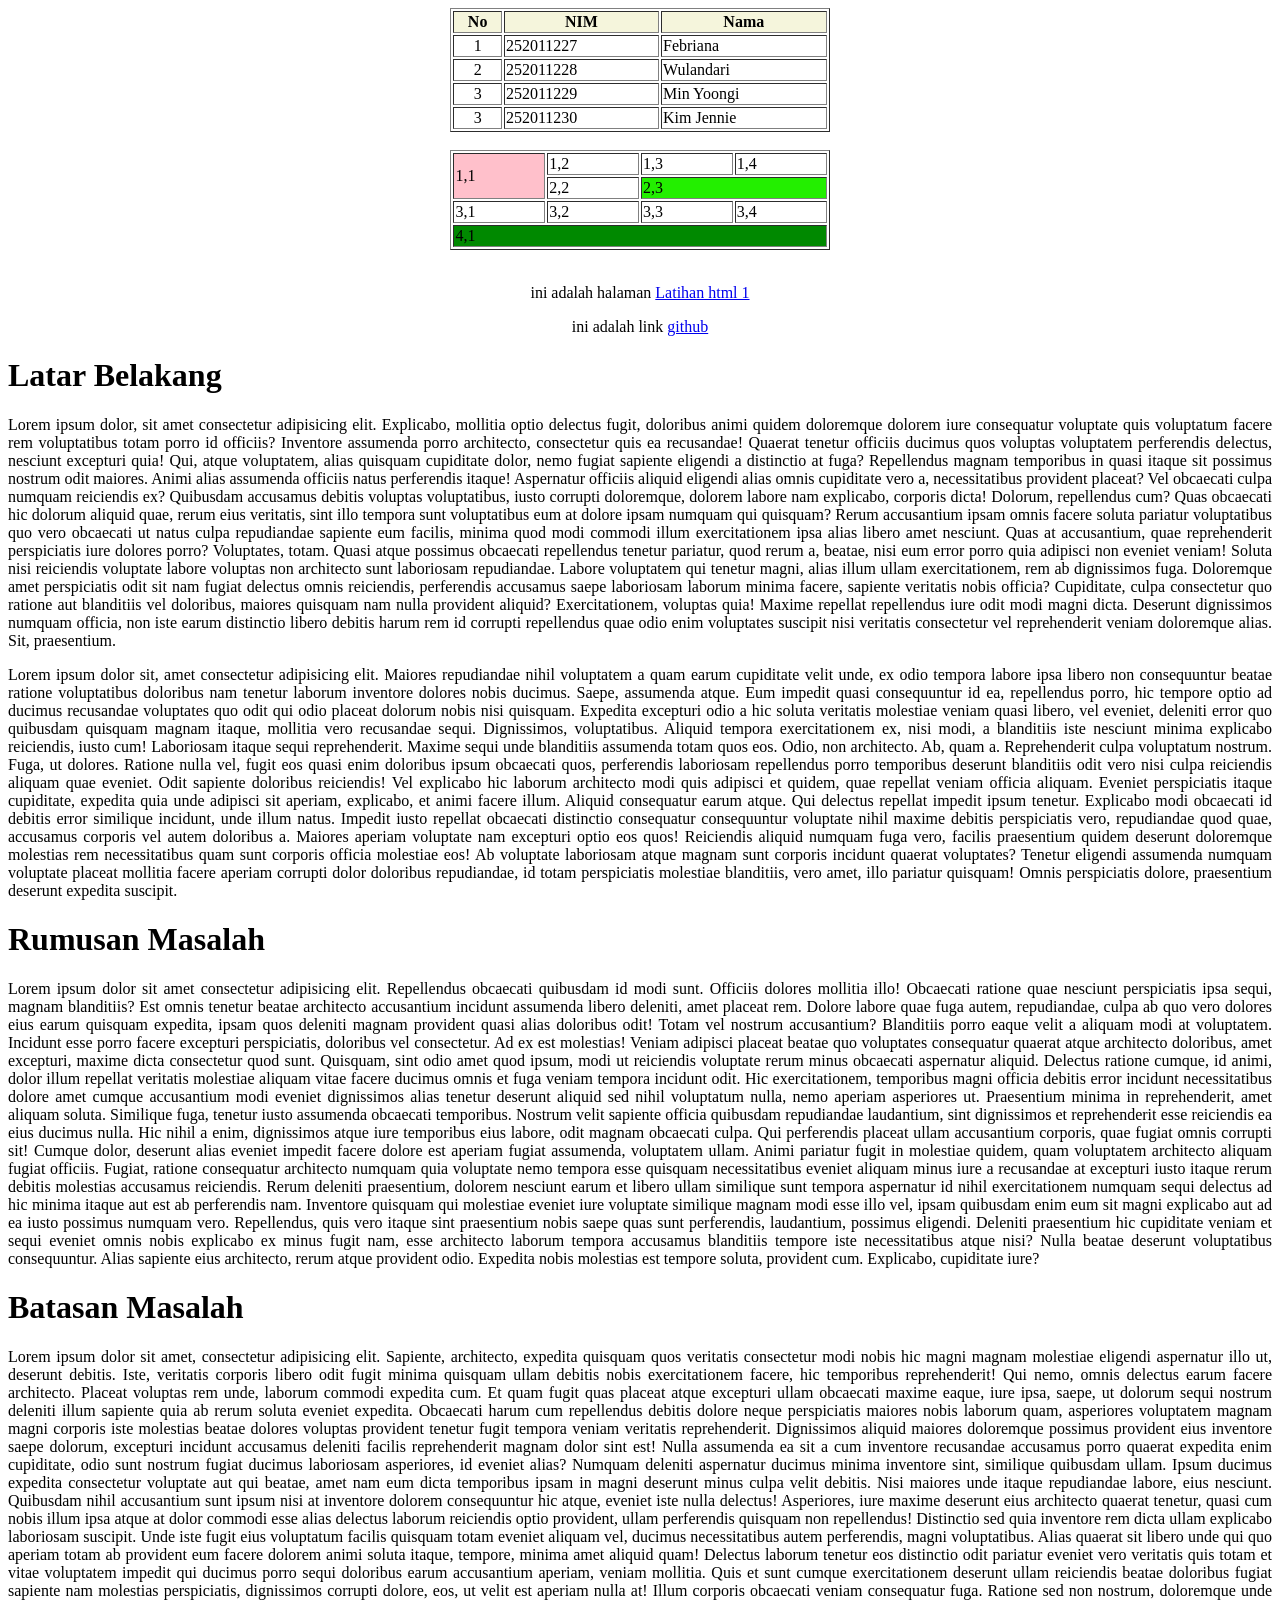
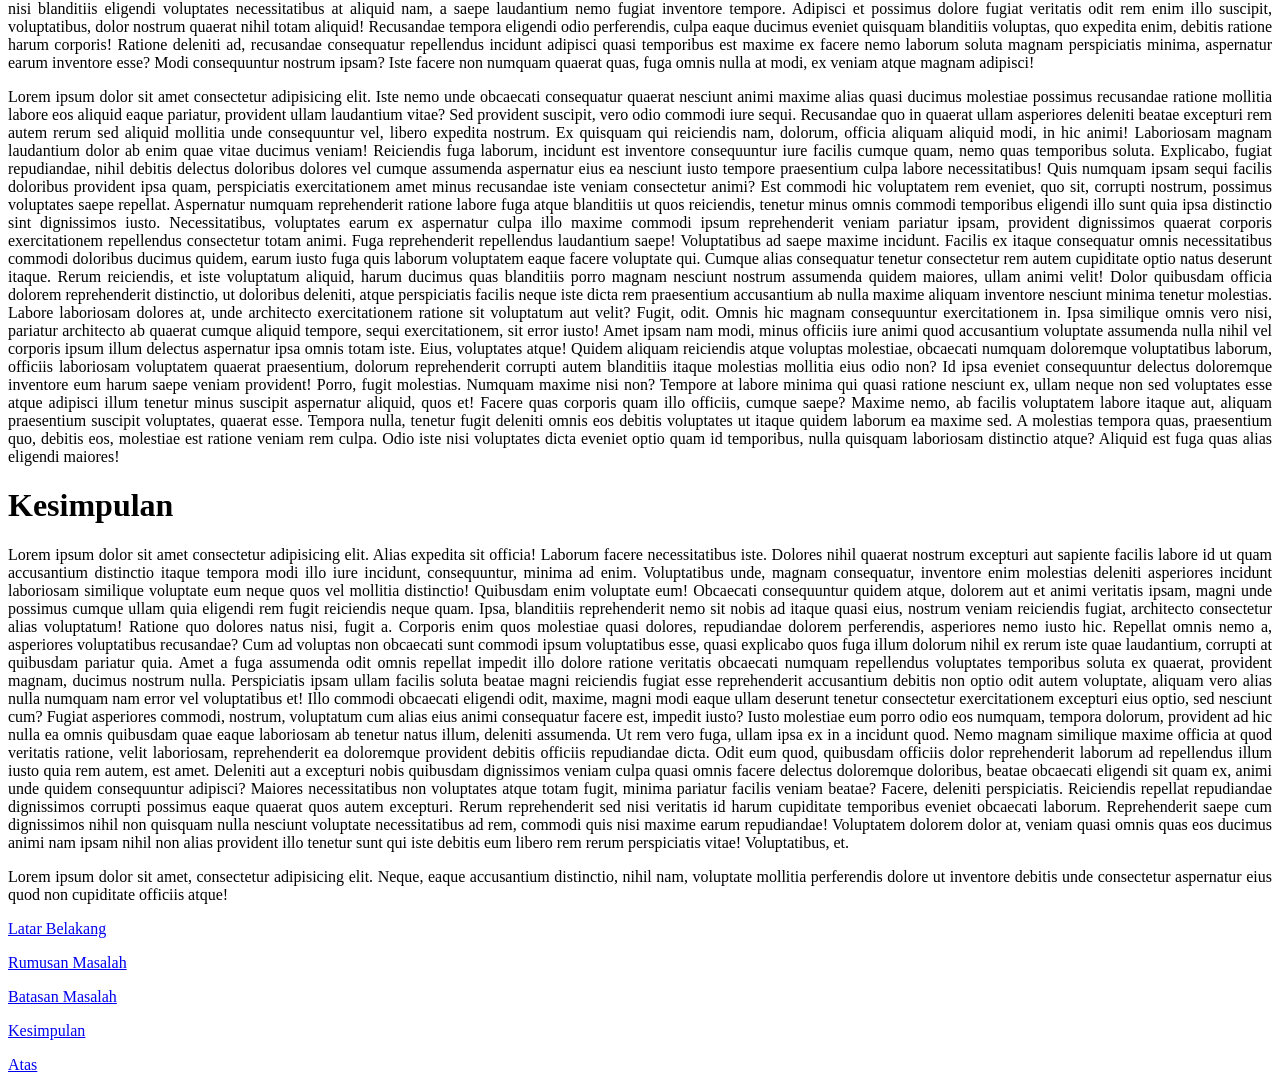
<file: tabeldanlink.html>
<!DOCTYPE html>
<html lang="en">
<head>
    <meta charset="UTF-8">
    <meta name="viewport" content="width=device-width, initial-scale=1.0">
    <title>Tabel dan link</title>
</head>
<body>
    <section id="nol">
    <table border="1" width="30%" align="center">
        <tr bgcolor="beige">
            <th>No</th>
            <th>NIM</th>
            <th>Nama</th>
        </tr>
        <tr>
            <td align="center">1</td>
            <td>252011227</td>
            <td>Febriana</td>
        </tr>
        <tr>
            <td align="center">2</td> 
            <td>252011228</td>
            <td>Wulandari</td>
        </tr>
        <tr>
            <td align="center">3</td>
            <td>252011229</td>
            <td>Min Yoongi</td>
        </tr>
        <tr>
            <td align="center">3</td>
            <td>252011230</td>
            <td>Kim Jennie</td>
        </tr>
    </table>
    <br>
    <table border="1" width="30%" align="center">
        <tr>
            <td rowspan="2" bgcolor="pink">1,1</td>
            <td>1,2</td>
            <td>1,3</td>
            <td>1,4</td>
        </tr>
        <tr>
            <!-- <td>2,1</td> -->
            <td>2,2</td>
            <td colspan="2" bgcolor="#23efth">2,3</td>
            <!-- <td>2,4</td> -->
        </tr>
        <tr>
            <td>3,1</td>
            <td>3,2</td>
            <td>3,3</td>
            <td>3,4</td>
        </tr>
        <tr>
            <td colspan="4" bgcolor="#hh89zk">4,1</td>
            <!-- <td>4,2</td>
            <td>4,3</td>
            <td>4,4</td> -->
        </tr>
    </table>
    </section>
    <br>
    <!-- link eksternal -->
    <p align="center">ini adalah halaman <a href="latihan.html" target="_blank">Latihan html 1</a></p>
    <p align="center">ini adalah link <a href="https://github.com/F3brianaw/latihan_HTML" target="_blank">github</a></p>
    
    
    <!-- link internal -->
    <a name="satu"></a><h1>Latar Belakang</h1>
    <p align="justify">Lorem ipsum dolor, sit amet consectetur adipisicing elit. Explicabo, mollitia optio delectus fugit, doloribus animi quidem doloremque dolorem iure consequatur voluptate quis voluptatum facere rem voluptatibus totam porro id officiis? Inventore assumenda porro architecto, consectetur quis ea recusandae! Quaerat tenetur officiis ducimus quos voluptas voluptatem perferendis delectus, nesciunt excepturi quia! Qui, atque voluptatem, alias quisquam cupiditate dolor, nemo fugiat sapiente eligendi a distinctio at fuga? Repellendus magnam temporibus in quasi itaque sit possimus nostrum odit maiores. Animi alias assumenda officiis natus perferendis itaque! Aspernatur officiis aliquid eligendi alias omnis cupiditate vero a, necessitatibus provident placeat? Vel obcaecati culpa numquam reiciendis ex? Quibusdam accusamus debitis voluptas voluptatibus, iusto corrupti doloremque, dolorem labore nam explicabo, corporis dicta! Dolorum, repellendus cum? Quas obcaecati hic dolorum aliquid quae, rerum eius veritatis, sint illo tempora sunt voluptatibus eum at dolore ipsam numquam qui quisquam? Rerum accusantium ipsam omnis facere soluta pariatur voluptatibus quo vero obcaecati ut natus culpa repudiandae sapiente eum facilis, minima quod modi commodi illum exercitationem ipsa alias libero amet nesciunt. Quas at accusantium, quae reprehenderit perspiciatis iure dolores porro? Voluptates, totam. Quasi atque possimus obcaecati repellendus tenetur pariatur, quod rerum a, beatae, nisi eum error porro quia adipisci non eveniet veniam! Soluta nisi reiciendis voluptate labore voluptas non architecto sunt laboriosam repudiandae. Labore voluptatem qui tenetur magni, alias illum ullam exercitationem, rem ab dignissimos fuga. Doloremque amet perspiciatis odit sit nam fugiat delectus omnis reiciendis, perferendis accusamus saepe laboriosam laborum minima facere, sapiente veritatis nobis officia? Cupiditate, culpa consectetur quo ratione aut blanditiis vel doloribus, maiores quisquam nam nulla provident aliquid? Exercitationem, voluptas quia! Maxime repellat repellendus iure odit modi magni dicta. Deserunt dignissimos numquam officia, non iste earum distinctio libero debitis harum rem id corrupti repellendus quae odio enim voluptates suscipit nisi veritatis consectetur vel reprehenderit veniam doloremque alias. Sit, praesentium.</p>
    <p align="justify">Lorem ipsum dolor sit, amet consectetur adipisicing elit. Maiores repudiandae nihil voluptatem a quam earum cupiditate velit unde, ex odio tempora labore ipsa libero non consequuntur beatae ratione voluptatibus doloribus nam tenetur laborum inventore dolores nobis ducimus. Saepe, assumenda atque. Eum impedit quasi consequuntur id ea, repellendus porro, hic tempore optio ad ducimus recusandae voluptates quo odit qui odio placeat dolorum nobis nisi quisquam. Expedita excepturi odio a hic soluta veritatis molestiae veniam quasi libero, vel eveniet, deleniti error quo quibusdam quisquam magnam itaque, mollitia vero recusandae sequi. Dignissimos, voluptatibus. Aliquid tempora exercitationem ex, nisi modi, a blanditiis iste nesciunt minima explicabo reiciendis, iusto cum! Laboriosam itaque sequi reprehenderit. Maxime sequi unde blanditiis assumenda totam quos eos. Odio, non architecto. Ab, quam a. Reprehenderit culpa voluptatum nostrum. Fuga, ut dolores. Ratione nulla vel, fugit eos quasi enim doloribus ipsum obcaecati quos, perferendis laboriosam repellendus porro temporibus deserunt blanditiis odit vero nisi culpa reiciendis aliquam quae eveniet. Odit sapiente doloribus reiciendis! Vel explicabo hic laborum architecto modi quis adipisci et quidem, quae repellat veniam officia aliquam. Eveniet perspiciatis itaque cupiditate, expedita quia unde adipisci sit aperiam, explicabo, et animi facere illum. Aliquid consequatur earum atque. Qui delectus repellat impedit ipsum tenetur. Explicabo modi obcaecati id debitis error similique incidunt, unde illum natus. Impedit iusto repellat obcaecati distinctio consequatur consequuntur voluptate nihil maxime debitis perspiciatis vero, repudiandae quod quae, accusamus corporis vel autem doloribus a. Maiores aperiam voluptate nam excepturi optio eos quos! Reiciendis aliquid numquam fuga vero, facilis praesentium quidem deserunt doloremque molestias rem necessitatibus quam sunt corporis officia molestiae eos! Ab voluptate laboriosam atque magnam sunt corporis incidunt quaerat voluptates? Tenetur eligendi assumenda numquam voluptate placeat mollitia facere aperiam corrupti dolor doloribus repudiandae, id totam perspiciatis molestiae blanditiis, vero amet, illo pariatur quisquam! Omnis perspiciatis dolore, praesentium deserunt expedita suscipit.</p>
    <a name="dua"></a><h1>Rumusan Masalah</h1>
    <p align="justify">Lorem ipsum dolor sit amet consectetur adipisicing elit. Repellendus obcaecati quibusdam id modi sunt. Officiis dolores mollitia illo! Obcaecati ratione quae nesciunt perspiciatis ipsa sequi, magnam blanditiis? Est omnis tenetur beatae architecto accusantium incidunt assumenda libero deleniti, amet placeat rem. Dolore labore quae fuga autem, repudiandae, culpa ab quo vero dolores eius earum quisquam expedita, ipsam quos deleniti magnam provident quasi alias doloribus odit! Totam vel nostrum accusantium? Blanditiis porro eaque velit a aliquam modi at voluptatem. Incidunt esse porro facere excepturi perspiciatis, doloribus vel consectetur. Ad ex est molestias! Veniam adipisci placeat beatae quo voluptates consequatur quaerat atque architecto doloribus, amet excepturi, maxime dicta consectetur quod sunt. Quisquam, sint odio amet quod ipsum, modi ut reiciendis voluptate rerum minus obcaecati aspernatur aliquid. Delectus ratione cumque, id animi, dolor illum repellat veritatis molestiae aliquam vitae facere ducimus omnis et fuga veniam tempora incidunt odit. Hic exercitationem, temporibus magni officia debitis error incidunt necessitatibus dolore amet cumque accusantium modi eveniet dignissimos alias tenetur deserunt aliquid sed nihil voluptatum nulla, nemo aperiam asperiores ut. Praesentium minima in reprehenderit, amet aliquam soluta. Similique fuga, tenetur iusto assumenda obcaecati temporibus. Nostrum velit sapiente officia quibusdam repudiandae laudantium, sint dignissimos et reprehenderit esse reiciendis ea eius ducimus nulla. Hic nihil a enim, dignissimos atque iure temporibus eius labore, odit magnam obcaecati culpa. Qui perferendis placeat ullam accusantium corporis, quae fugiat omnis corrupti sit! Cumque dolor, deserunt alias eveniet impedit facere dolore est aperiam fugiat assumenda, voluptatem ullam. Animi pariatur fugit in molestiae quidem, quam voluptatem architecto aliquam fugiat officiis. Fugiat, ratione consequatur architecto numquam quia voluptate nemo tempora esse quisquam necessitatibus eveniet aliquam minus iure a recusandae at excepturi iusto itaque rerum debitis molestias accusamus reiciendis. Rerum deleniti praesentium, dolorem nesciunt earum et libero ullam similique sunt tempora aspernatur id nihil exercitationem numquam sequi delectus ad hic minima itaque aut est ab perferendis nam. Inventore quisquam qui molestiae eveniet iure voluptate similique magnam modi esse illo vel, ipsam quibusdam enim eum sit magni explicabo aut ad ea iusto possimus numquam vero. Repellendus, quis vero itaque sint praesentium nobis saepe quas sunt perferendis, laudantium, possimus eligendi. Deleniti praesentium hic cupiditate veniam et sequi eveniet omnis nobis explicabo ex minus fugit nam, esse architecto laborum tempora accusamus blanditiis tempore iste necessitatibus atque nisi? Nulla beatae deserunt voluptatibus consequuntur. Alias sapiente eius architecto, rerum atque provident odio. Expedita nobis molestias est tempore soluta, provident cum. Explicabo, cupiditate iure?</p>
    <a name="tiga"></a><h1>Batasan Masalah</h1>
    <p align="justify">Lorem ipsum dolor sit amet, consectetur adipisicing elit. Sapiente, architecto, expedita quisquam quos veritatis consectetur modi nobis hic magni magnam molestiae eligendi aspernatur illo ut, deserunt debitis. Iste, veritatis corporis libero odit fugit minima quisquam ullam debitis nobis exercitationem facere, hic temporibus reprehenderit! Qui nemo, omnis delectus earum facere architecto. Placeat voluptas rem unde, laborum commodi expedita cum. Et quam fugit quas placeat atque excepturi ullam obcaecati maxime eaque, iure ipsa, saepe, ut dolorum sequi nostrum deleniti illum sapiente quia ab rerum soluta eveniet expedita. Obcaecati harum cum repellendus debitis dolore neque perspiciatis maiores nobis laborum quam, asperiores voluptatem magnam magni corporis iste molestias beatae dolores voluptas provident tenetur fugit tempora veniam veritatis reprehenderit. Dignissimos aliquid maiores doloremque possimus provident eius inventore saepe dolorum, excepturi incidunt accusamus deleniti facilis reprehenderit magnam dolor sint est! Nulla assumenda ea sit a cum inventore recusandae accusamus porro quaerat expedita enim cupiditate, odio sunt nostrum fugiat ducimus laboriosam asperiores, id eveniet alias? Numquam deleniti aspernatur ducimus minima inventore sint, similique quibusdam ullam. Ipsum ducimus expedita consectetur voluptate aut qui beatae, amet nam eum dicta temporibus ipsam in magni deserunt minus culpa velit debitis. Nisi maiores unde itaque repudiandae labore, eius nesciunt. Quibusdam nihil accusantium sunt ipsum nisi at inventore dolorem consequuntur hic atque, eveniet iste nulla delectus! Asperiores, iure maxime deserunt eius architecto quaerat tenetur, quasi cum nobis illum ipsa atque at dolor commodi esse alias delectus laborum reiciendis optio provident, ullam perferendis quisquam non repellendus! Distinctio sed quia inventore rem dicta ullam explicabo laboriosam suscipit. Unde iste fugit eius voluptatum facilis quisquam totam eveniet aliquam vel, ducimus necessitatibus autem perferendis, magni voluptatibus. Alias quaerat sit libero unde qui quo aperiam totam ab provident eum facere dolorem animi soluta itaque, tempore, minima amet aliquid quam! Delectus laborum tenetur eos distinctio odit pariatur eveniet vero veritatis quis totam et vitae voluptatem impedit qui ducimus porro sequi doloribus earum accusantium aperiam, veniam mollitia. Quis et sunt cumque exercitationem deserunt ullam reiciendis beatae doloribus fugiat sapiente nam molestias perspiciatis, dignissimos corrupti dolore, eos, ut velit est aperiam nulla at! Illum corporis obcaecati veniam consequatur fuga. Ratione sed non nostrum, doloremque unde nisi blanditiis eligendi voluptates necessitatibus at aliquid nam, a saepe laudantium nemo fugiat inventore tempore. Adipisci et possimus dolore fugiat veritatis odit rem enim illo suscipit, voluptatibus, dolor nostrum quaerat nihil totam aliquid! Recusandae tempora eligendi odio perferendis, culpa eaque ducimus eveniet quisquam blanditiis voluptas, quo expedita enim, debitis ratione harum corporis! Ratione deleniti ad, recusandae consequatur repellendus incidunt adipisci quasi temporibus est maxime ex facere nemo laborum soluta magnam perspiciatis minima, aspernatur earum inventore esse? Modi consequuntur nostrum ipsam? Iste facere non numquam quaerat quas, fuga omnis nulla at modi, ex veniam atque magnam adipisci!</p>
    <p align="justify">Lorem ipsum dolor sit amet consectetur adipisicing elit. Iste nemo unde obcaecati consequatur quaerat nesciunt animi maxime alias quasi ducimus molestiae possimus recusandae ratione mollitia labore eos aliquid eaque pariatur, provident ullam laudantium vitae? Sed provident suscipit, vero odio commodi iure sequi. Recusandae quo in quaerat ullam asperiores deleniti beatae excepturi rem autem rerum sed aliquid mollitia unde consequuntur vel, libero expedita nostrum. Ex quisquam qui reiciendis nam, dolorum, officia aliquam aliquid modi, in hic animi! Laboriosam magnam laudantium dolor ab enim quae vitae ducimus veniam! Reiciendis fuga laborum, incidunt est inventore consequuntur iure facilis cumque quam, nemo quas temporibus soluta. Explicabo, fugiat repudiandae, nihil debitis delectus doloribus dolores vel cumque assumenda aspernatur eius ea nesciunt iusto tempore praesentium culpa labore necessitatibus! Quis numquam ipsam sequi facilis doloribus provident ipsa quam, perspiciatis exercitationem amet minus recusandae iste veniam consectetur animi? Est commodi hic voluptatem rem eveniet, quo sit, corrupti nostrum, possimus voluptates saepe repellat. Aspernatur numquam reprehenderit ratione labore fuga atque blanditiis ut quos reiciendis, tenetur minus omnis commodi temporibus eligendi illo sunt quia ipsa distinctio sint dignissimos iusto. Necessitatibus, voluptates earum ex aspernatur culpa illo maxime commodi ipsum reprehenderit veniam pariatur ipsam, provident dignissimos quaerat corporis exercitationem repellendus consectetur totam animi. Fuga reprehenderit repellendus laudantium saepe! Voluptatibus ad saepe maxime incidunt. Facilis ex itaque consequatur omnis necessitatibus commodi doloribus ducimus quidem, earum iusto fuga quis laborum voluptatem eaque facere voluptate qui. Cumque alias consequatur tenetur consectetur rem autem cupiditate optio natus deserunt itaque. Rerum reiciendis, et iste voluptatum aliquid, harum ducimus quas blanditiis porro magnam nesciunt nostrum assumenda quidem maiores, ullam animi velit! Dolor quibusdam officia dolorem reprehenderit distinctio, ut doloribus deleniti, atque perspiciatis facilis neque iste dicta rem praesentium accusantium ab nulla maxime aliquam inventore nesciunt minima tenetur molestias. Labore laboriosam dolores at, unde architecto exercitationem ratione sit voluptatum aut velit? Fugit, odit. Omnis hic magnam consequuntur exercitationem in. Ipsa similique omnis vero nisi, pariatur architecto ab quaerat cumque aliquid tempore, sequi exercitationem, sit error iusto! Amet ipsam nam modi, minus officiis iure animi quod accusantium voluptate assumenda nulla nihil vel corporis ipsum illum delectus aspernatur ipsa omnis totam iste. Eius, voluptates atque! Quidem aliquam reiciendis atque voluptas molestiae, obcaecati numquam doloremque voluptatibus laborum, officiis laboriosam voluptatem quaerat praesentium, dolorum reprehenderit corrupti autem blanditiis itaque molestias mollitia eius odio non? Id ipsa eveniet consequuntur delectus doloremque inventore eum harum saepe veniam provident! Porro, fugit molestias. Numquam maxime nisi non? Tempore at labore minima qui quasi ratione nesciunt ex, ullam neque non sed voluptates esse atque adipisci illum tenetur minus suscipit aspernatur aliquid, quos et! Facere quas corporis quam illo officiis, cumque saepe? Maxime nemo, ab facilis voluptatem labore itaque aut, aliquam praesentium suscipit voluptates, quaerat esse. Tempora nulla, tenetur fugit deleniti omnis eos debitis voluptates ut itaque quidem laborum ea maxime sed. A molestias tempora quas, praesentium quo, debitis eos, molestiae est ratione veniam rem culpa. Odio iste nisi voluptates dicta eveniet optio quam id temporibus, nulla quisquam laboriosam distinctio atque? Aliquid est fuga quas alias eligendi maiores!</p>
    <a name="empat"></a><h1>Kesimpulan</h1>
    <p align="justify">Lorem ipsum dolor sit amet consectetur adipisicing elit. Alias expedita sit officia! Laborum facere necessitatibus iste. Dolores nihil quaerat nostrum excepturi aut sapiente facilis labore id ut quam accusantium distinctio itaque tempora modi illo iure incidunt, consequuntur, minima ad enim. Voluptatibus unde, magnam consequatur, inventore enim molestias deleniti asperiores incidunt laboriosam similique voluptate eum neque quos vel mollitia distinctio! Quibusdam enim voluptate eum! Obcaecati consequuntur quidem atque, dolorem aut et animi veritatis ipsam, magni unde possimus cumque ullam quia eligendi rem fugit reiciendis neque quam. Ipsa, blanditiis reprehenderit nemo sit nobis ad itaque quasi eius, nostrum veniam reiciendis fugiat, architecto consectetur alias voluptatum! Ratione quo dolores natus nisi, fugit a. Corporis enim quos molestiae quasi dolores, repudiandae dolorem perferendis, asperiores nemo iusto hic. Repellat omnis nemo a, asperiores voluptatibus recusandae? Cum ad voluptas non obcaecati sunt commodi ipsum voluptatibus esse, quasi explicabo quos fuga illum dolorum nihil ex rerum iste quae laudantium, corrupti at quibusdam pariatur quia. Amet a fuga assumenda odit omnis repellat impedit illo dolore ratione veritatis obcaecati numquam repellendus voluptates temporibus soluta ex quaerat, provident magnam, ducimus nostrum nulla. Perspiciatis ipsam ullam facilis soluta beatae magni reiciendis fugiat esse reprehenderit accusantium debitis non optio odit autem voluptate, aliquam vero alias nulla numquam nam error vel voluptatibus et! Illo commodi obcaecati eligendi odit, maxime, magni modi eaque ullam deserunt tenetur consectetur exercitationem excepturi eius optio, sed nesciunt cum? Fugiat asperiores commodi, nostrum, voluptatum cum alias eius animi consequatur facere est, impedit iusto? Iusto molestiae eum porro odio eos numquam, tempora dolorum, provident ad hic nulla ea omnis quibusdam quae eaque laboriosam ab tenetur natus illum, deleniti assumenda. Ut rem vero fuga, ullam ipsa ex in a incidunt quod. Nemo magnam similique maxime officia at quod veritatis ratione, velit laboriosam, reprehenderit ea doloremque provident debitis officiis repudiandae dicta. Odit eum quod, quibusdam officiis dolor reprehenderit laborum ad repellendus illum iusto quia rem autem, est amet. Deleniti aut a excepturi nobis quibusdam dignissimos veniam culpa quasi omnis facere delectus doloremque doloribus, beatae obcaecati eligendi sit quam ex, animi unde quidem consequuntur adipisci? Maiores necessitatibus non voluptates atque totam fugit, minima pariatur facilis veniam beatae? Facere, deleniti perspiciatis. Reiciendis repellat repudiandae dignissimos corrupti possimus eaque quaerat quos autem excepturi. Rerum reprehenderit sed nisi veritatis id harum cupiditate temporibus eveniet obcaecati laborum. Reprehenderit saepe cum dignissimos nihil non quisquam nulla nesciunt voluptate necessitatibus ad rem, commodi quis nisi maxime earum repudiandae! Voluptatem dolorem dolor at, veniam quasi omnis quas eos ducimus animi nam ipsam nihil non alias provident illo tenetur sunt qui iste debitis eum libero rem rerum perspiciatis vitae! Voluptatibus, et.</p>
    <p align="justify">Lorem ipsum dolor sit amet, consectetur adipisicing elit. Neque, eaque accusantium distinctio, nihil nam, voluptate mollitia perferendis dolore ut inventore debitis unde consectetur aspernatur eius quod non cupiditate officiis atque!</p>
    
    <p><a href="#satu">Latar Belakang</a></p>
    <p><a href="#dua">Rumusan Masalah</a></p>
    <p><a href="#tiga">Batasan Masalah</a></p>
    <p><a href="#empat">Kesimpulan</a></p>
    <p><a href="#nol">Atas</a></p>

</body>
</html>
</file>
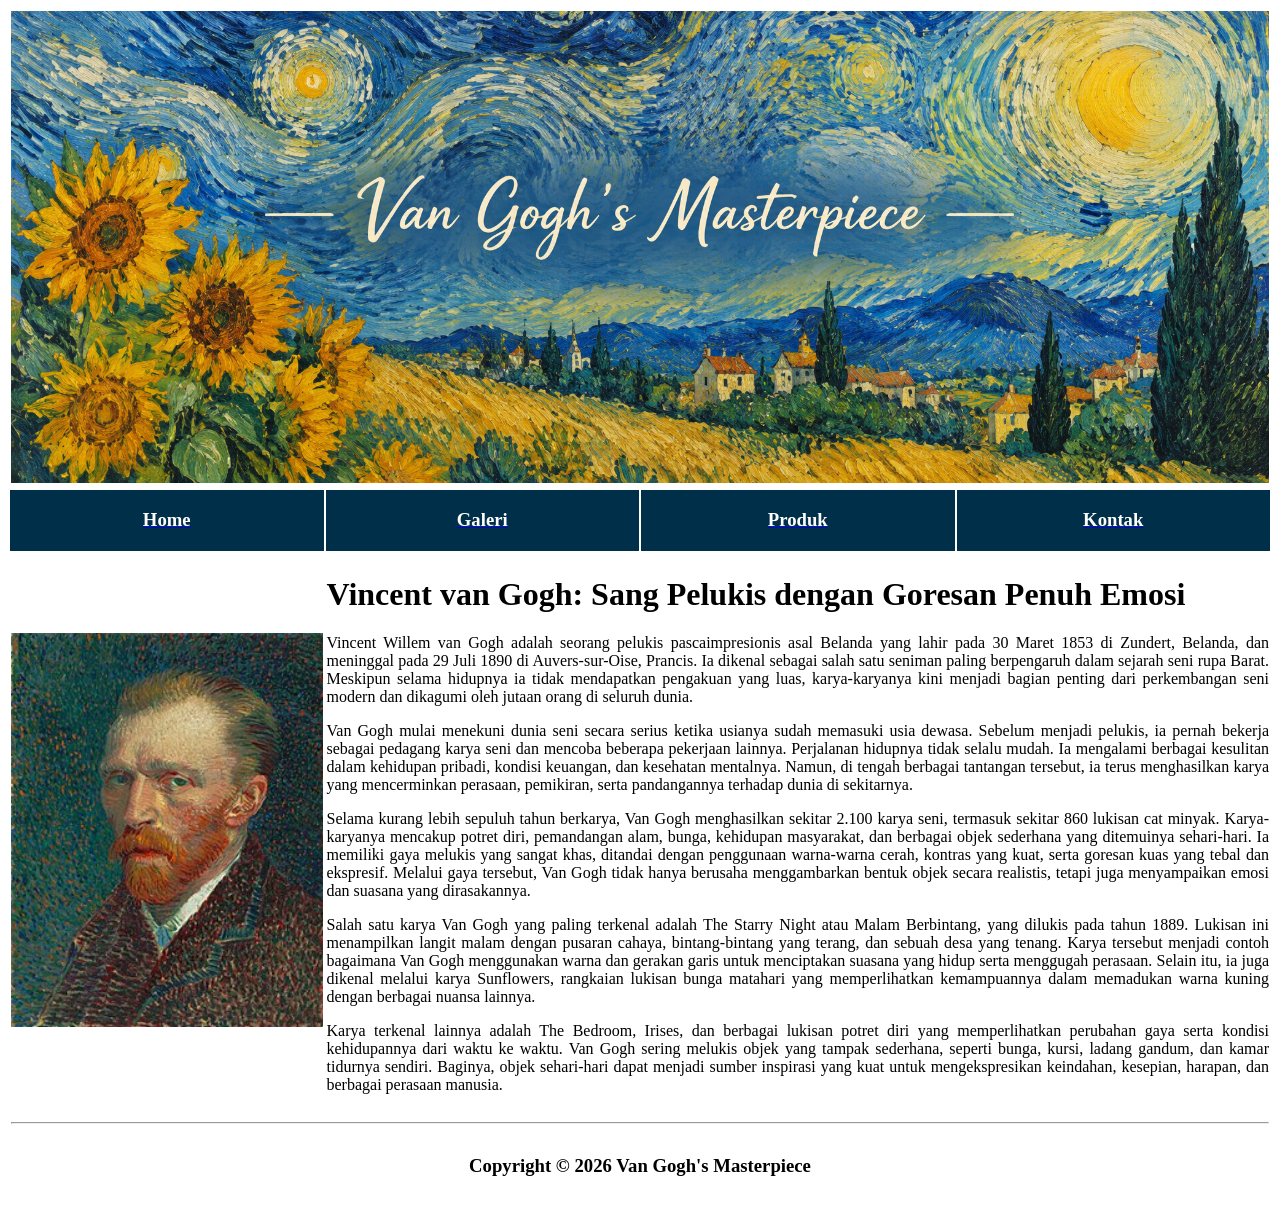
<file: utama.html>
<!DOCTYPE html>
<html lang="en">
<head>
    <meta charset="UTF-8">
    <meta name="viewport" content="width=device-width, initial-scale=1.0">
    <title>Home</title>
</head>
<body>
    <table width="100%">
        <tr>
            <td colspan="4"><img src="images/Van Gogh-Inspired Starry Countryside.png" width="100%"></td>
            <!-- <td>gambar</td>
            <td>gambar</td>
            <td>gambar</td> -->
        </tr>
        <tr bgcolor="003049">
            <td align="center" width="25%"><a href="utama.html"><h3><font color="white">Home</font></h3></a></td>
            <td align="center" width="25%"><a href="galeri.html"><h3><font color="white">Galeri</font></h3></a></td>
            <td align="center" width="25%"><a href="produk.html"><h3><font color="white">Produk</font></h3></a></td>
            <td align="center" width="25%"><a href="kontak.html"><h3><font color="white">Kontak</font></h3></a></td>
        </tr>
        <tr>
            <td width="25%"><img src="images/vog.jpg" alt="Gambar Vincent Van Gogh" width="100%"></td>
            <td colspan="3" align="justify">
                <p><b><h1>Vincent van Gogh: Sang Pelukis dengan Goresan Penuh Emosi</h1></b></p>
                
                <p>Vincent Willem van Gogh adalah seorang pelukis pascaimpresionis asal Belanda yang lahir pada 30 Maret 1853 di Zundert, Belanda, dan meninggal pada 29 Juli 1890 di Auvers-sur-Oise, Prancis. Ia dikenal sebagai salah satu seniman paling berpengaruh dalam sejarah seni rupa Barat. Meskipun selama hidupnya ia tidak mendapatkan pengakuan yang luas, karya-karyanya kini menjadi bagian penting dari perkembangan seni modern dan dikagumi oleh jutaan orang di seluruh dunia.</p>
                
                <p>Van Gogh mulai menekuni dunia seni secara serius ketika usianya sudah memasuki usia dewasa. Sebelum menjadi pelukis, ia pernah bekerja sebagai pedagang karya seni dan mencoba beberapa pekerjaan lainnya. Perjalanan hidupnya tidak selalu mudah. Ia mengalami berbagai kesulitan dalam kehidupan pribadi, kondisi keuangan, dan kesehatan mentalnya. Namun, di tengah berbagai tantangan tersebut, ia terus menghasilkan karya yang mencerminkan perasaan, pemikiran, serta pandangannya terhadap dunia di sekitarnya.</p>
            
                <p>Selama kurang lebih sepuluh tahun berkarya, Van Gogh menghasilkan sekitar 2.100 karya seni, termasuk sekitar 860 lukisan cat minyak. Karya-karyanya mencakup potret diri, pemandangan alam, bunga, kehidupan masyarakat, dan berbagai objek sederhana yang ditemuinya sehari-hari. Ia memiliki gaya melukis yang sangat khas, ditandai dengan penggunaan warna-warna cerah, kontras yang kuat, serta goresan kuas yang tebal dan ekspresif. Melalui gaya tersebut, Van Gogh tidak hanya berusaha menggambarkan bentuk objek secara realistis, tetapi juga menyampaikan emosi dan suasana yang dirasakannya. </p>
                
                <p>Salah satu karya Van Gogh yang paling terkenal adalah The Starry Night atau Malam Berbintang, yang dilukis pada tahun 1889. Lukisan ini menampilkan langit malam dengan pusaran cahaya, bintang-bintang yang terang, dan sebuah desa yang tenang. Karya tersebut menjadi contoh bagaimana Van Gogh menggunakan warna dan gerakan garis untuk menciptakan suasana yang hidup serta menggugah perasaan. Selain itu, ia juga dikenal melalui karya Sunflowers, rangkaian lukisan bunga matahari yang memperlihatkan kemampuannya dalam memadukan warna kuning dengan berbagai nuansa lainnya.</p>
                
                <p>Karya terkenal lainnya adalah The Bedroom, Irises, dan berbagai lukisan potret diri yang memperlihatkan perubahan gaya serta kondisi kehidupannya dari waktu ke waktu. Van Gogh sering melukis objek yang tampak sederhana, seperti bunga, kursi, ladang gandum, dan kamar tidurnya sendiri. Baginya, objek sehari-hari dapat menjadi sumber inspirasi yang kuat untuk mengekspresikan keindahan, kesepian, harapan, dan berbagai perasaan manusia.</p>
            </td>
            <!-- <td>gambar</td>
            <td>gambar</td> -->
        </tr>
        <tr>
            <td colspan="4"><hr></td>
        </tr>
        <tr>
            <td colspan="4" align="center"><h3>Copyright &copy; 2026 Van Gogh's Masterpiece</h3></td>
            
        </tr>
        
    </table>
</body>
</html>
</file>
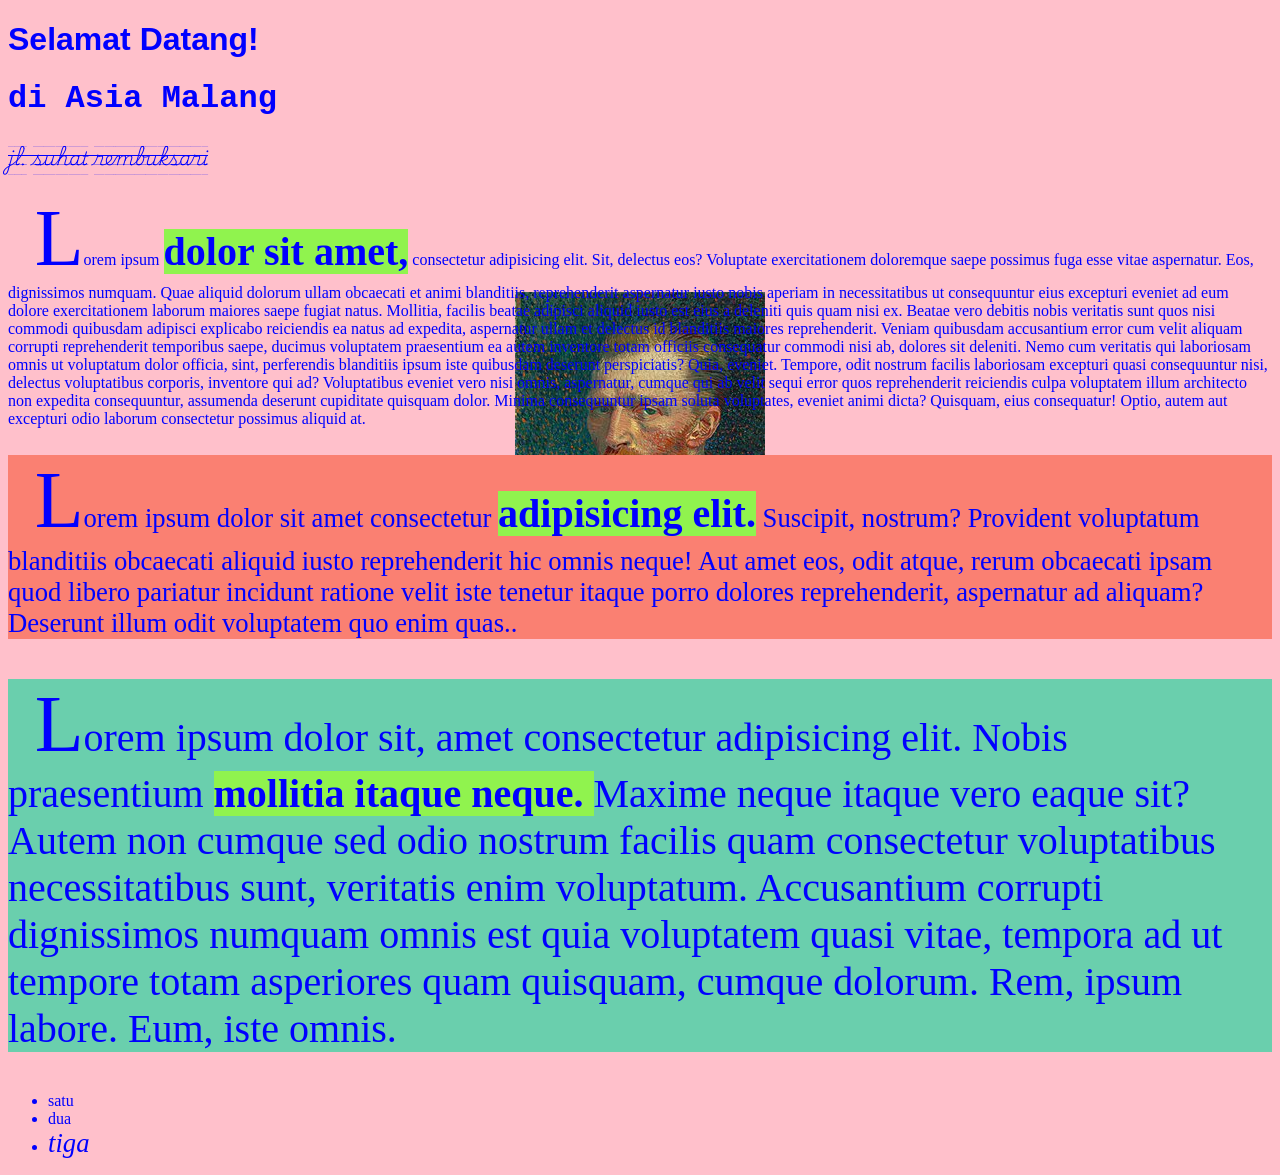
<file: css/css1.html>
<!DOCTYPE html>
<html lang="en">
<head>
    <meta charset="UTF-8">
    <meta name="viewport" content="width=device-width, initial-scale=1.0">
    <title>Document</title>
    <!-- <link rel="stylesheet" href="cssku.css"> -->
     <link rel="preconnect" href="https://fonts.googleapis.com">
    <link rel="preconnect" href="https://fonts.gstatic.com" crossorigin>
    <link href="https://fonts.googleapis.com/css2?family=Playwrite+TZ+Guides&display=swap" rel="stylesheet">
</head>
<style>
    /* css internal */
    h1 {font-family: 'Courier New', Courier, monospace;}
    * {
        color: blue;
    }
    #satu {background-color: salmon; font-size: 20pt;}
    .dua {background-color: rgb(106, 207, 173); font-size: 30pt;}
    .tiga {font-family: Georgia, 'Times New Roman', Times, serif;}
    #empat {font-family: Arial, Helvetica, sans-serif;}
    p b {background-color: rgb(144, 243, 78); font-size: 30pt        ;}
    ul li i {font-size: 20pt;}
    p:hover {background-color: rgb(255, 176, 235);}
    p::first-letter {font-family: monotype corsiva; font-size: 60pt;}
    .asia {
    font-family: "Playwrite TZ Guides", cursive;
    font-weight: 400;
    font-style: normal;
    text-decoration: line-through;
    }
    p {text-indent: 20pt}
    body {
        background: pink url(images/vog.jpg) center no-repeat; background-attachment: fixed;
    }


</style>
<body>
    <!-- hierarki css
    1. inline, 2 internal, 3 external -->
    
    <!-- css inline -->
     <h1 style="font-family: Verdana, Geneva, Tahoma, sans-serif;">Selamat Datang!</h1>
     <h1>di Asia Malang</h1>
     <h3 class="asia">jl. suhat rembuksari</h3>
     <p>Lorem ipsum <b>dolor sit amet,</b> consectetur adipisicing elit. Sit, delectus eos? Voluptate exercitationem doloremque saepe possimus fuga esse vitae aspernatur. Eos, dignissimos numquam. Quae aliquid dolorum ullam obcaecati et animi blanditiis, reprehenderit aspernatur iusto nobis aperiam in necessitatibus ut consequuntur eius excepturi eveniet ad eum dolore exercitationem laborum maiores saepe fugiat natus. Mollitia, facilis beatae adipisci aliquid iusto est eius a deleniti quis quam nisi ex. Beatae vero debitis nobis veritatis sunt quos nisi commodi quibusdam adipisci explicabo reiciendis ea natus ad expedita, aspernatur ullam et delectus id blanditiis maiores reprehenderit. Veniam quibusdam accusantium error cum velit aliquam corrupti reprehenderit temporibus saepe, ducimus voluptatem praesentium ea autem inventore totam officiis consequatur commodi nisi ab, dolores sit deleniti. Nemo cum veritatis qui laboriosam omnis ut voluptatum dolor officia, sint, perferendis blanditiis ipsum iste quibusdam deserunt perspiciatis? Quia, eveniet. Tempore, odit nostrum facilis laboriosam excepturi quasi consequuntur nisi, delectus voluptatibus corporis, inventore qui ad? Voluptatibus eveniet vero nisi omnis, aspernatur, cumque qui ab velit sequi error quos reprehenderit reiciendis culpa voluptatem illum architecto non expedita consequuntur, assumenda deserunt cupiditate quisquam dolor. Minima consequuntur ipsam soluta voluptates, eveniet animi dicta? Quisquam, eius consequatur! Optio, autem aut excepturi odio laborum consectetur possimus aliquid at.</p>
     <p id="satu">Lorem ipsum dolor sit amet consectetur <b>adipisicing elit.</b> Suscipit, nostrum? Provident voluptatum blanditiis obcaecati aliquid iusto reprehenderit hic omnis neque! Aut amet eos, odit atque, rerum obcaecati ipsam quod libero pariatur incidunt ratione velit iste tenetur itaque porro dolores reprehenderit, aspernatur ad aliquam? Deserunt illum odit voluptatem quo enim quas..</p>
     <p class="dua tiga">Lorem ipsum dolor sit, amet consectetur adipisicing elit. Nobis praesentium <b>mollitia itaque neque. </b>Maxime neque itaque vero eaque sit? Autem non cumque sed odio nostrum facilis quam consectetur voluptatibus necessitatibus sunt, veritatis enim voluptatum. Accusantium corrupti dignissimos numquam omnis est quia voluptatem quasi vitae, tempora ad ut tempore totam asperiores quam quisquam, cumque dolorum. Rem, ipsum labore. Eum, iste omnis.
    <ul>
        <li>satu</li>
        <li>dua</li>
        <li><i>tiga</i></li>
    </ul>
    </body>
</html>
</file>
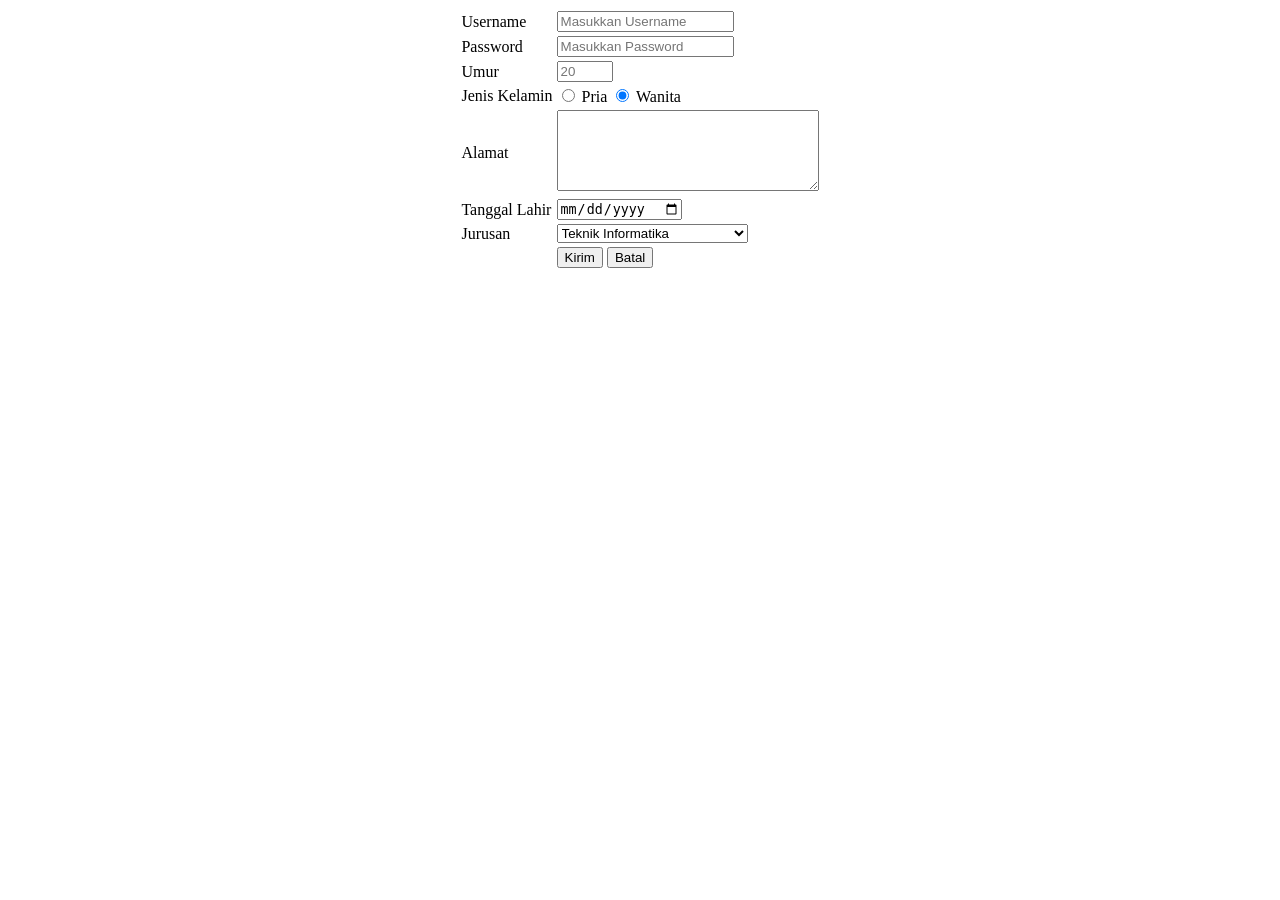
<file: form/form.html>
<!DOCTYPE html>
<html lang="en">
<head>
    <meta charset="UTF-8">
    <meta name="viewport" content="width=device-width, initial-scale=1.0">
    <title>Form</title>
</head>
<body>
    <form action="" method="post">
        <table align="center">
            <tr>
                <td>Username</td>
                <td><input type="text" name="txtuser" id="" placeholder="Masukkan Username" pattern="[a-zA-Z]"></td>
            </tr>
            <tr>
                <td>Password</td>
                <td><input type="password" name="txtpass" id="" placeholder="Masukkan Password" pattern="[a-zA-Z0-9]{6-15}"></td>
            </tr>
            <tr>
                <td>Umur</td>
                <td><input type="number" name="txtumur" id="" min="18" max="100" placeholder="20"></td>
            </tr>
            <tr>
                <td>Jenis Kelamin</td>
                <td><input type="radio" name="txtjkel" id="" value="P"> Pria
                <input type="radio" name="txtjkel" id="" checked value=""> Wanita
                </td>
            </tr>
            <tr>
                <td>Alamat</td>
                <td><textarea name="txtalmt" id="" rows="5" cols="30"></textarea></td>
            </tr>
            <tr>
                <td>Tanggal Lahir</td>
                <td><input type="date" name="txttgl" id=""></td>
            </tr>
            <tr>
                <td>Jurusan</td>
                <td><select name="txtjur" id="">
                    <optgroup label="FTD">
                        <option value="TI">Teknik Informatika</option>
                        <option value="SK">Sistem Komputer</option>
                        <option value="DKV">Desain Komunikasi Visual</option>
                    </optgroup>
                    <optgroup label="FEB">
                        <option value="AK">Akuntansi</option>
                        <option value="MAN">Manajemen</option>
                    </optgroup>
                </select>
            </td>
            </tr>
            <tr>
                <td></td>
                <td><input type="submit" value="Kirim" name="cmdkirim">
                    <input type="reset" value="Batal" name="cmdbatal"></td>
            </tr>
        </table>
        
    </form>
</body>
</html>
</file>
<file: tugas csp ver 3/style.css>
* {
    margin: 0;
    padding: 0;
    box-sizing: border-box;
}

html {
    scroll-behavior: smooth;
}

body {
    background-color: #f7f5ec;
    color: #26352d;
    font-family: Georgia, "Times New Roman", serif;
    font-size: 13px;
    line-height: 1.7;
    overflow-x: hidden;
}

/* warna utama web */

:root {
    --background: #f7f5ec;
    --dark: #26352d;
    --green: #27307a;
    --rust: #ad1e74;
    --yellow: #f94081;
    --gray: #7a7a6c;
    --line: #d9d6ca;
}


/* untuk tabel */

.halaman {
    width: 100%;
    border-collapse: collapse;
    table-layout: fixed;
}

.halaman > tbody > tr > td {
    padding: 0;
    vertical-align: top;
}

.penuh {
    width: 100%;
    padding: 0 !important;
}


.lebar {
    width: 86%;
    max-width: 1080px;
    margin: 0 auto;
    border-collapse: collapse;
}



.isi {
    width: 100%;
    border-collapse: collapse;
    table-layout: fixed;
}

.isi td {
    vertical-align: middle;
}


/* header dan navbar */

.garis-b {
    border-bottom: 1px solid #aaa99c;
    padding: 15px 0 !important;
}

.header {
    width: 100%;
    border-collapse: collapse;
}

.header td {
    padding: 8px 10px;
    vertical-align: middle;
}

/* Logo */

.logo {
    width: 30%;
    text-align: left;
    font-family: Georgia, "Times New Roman", serif;
    font-size: 23px;
    font-weight: bold;
    letter-spacing: -1.2px;
}

.logo a {
    color: var(--dark);
    text-decoration: none;
}

.logo span,
.logo-kecil span {
    color: var(--rust);
}

/* navbar */

.menu {
    width: 43%;
    text-align: center;
    white-space: nowrap;
    font-family: Arial, Helvetica, sans-serif;
    font-size: 9px;
}

.menu a {
    display: inline-block;
    margin: 0 9px;
    color: var(--dark);
    text-decoration: none;
    transition: color .3s ease;
}

.menu a:hover {
    color: var(--rust);
}

/* Keterangan jurnal */

.meta-atas {
    width: 27%;
    text-align: right;
    font-family: "Courier New", monospace;
    font-size: 7px;
    letter-spacing: 1.2px;
    text-transform: uppercase;
}


/* hero */

.eyebrow {
    font-family: Arial, Helvetica, sans-serif;
    font-size: 9px;
    letter-spacing: 1.2px;
    text-transform: uppercase;
}

.label {
    color: var(--dark);
}

.titik {
    display: inline-block;
    width: 5px;
    height: 5px;
    margin-right: 7px;
    border-radius: 50%;
    background-color: var(--rust);
    vertical-align: middle;
}

/* Area judul */

.hero-kiri {
    width: 66%;
    padding: 15px 0 20px !important;
    vertical-align: middle !important;
}

.hero-kanan {
    width: 34%;
    padding: 20px 0 20px 35px !important;
    vertical-align: middle !important;
}

/* Judul utama */

.judul {
    font-family: Georgia, "Times New Roman", serif;
    font-size: clamp(55px, 8.2vw, 94px);
    font-weight: normal;
    line-height: .88;
    letter-spacing: -.065em;
    color: var(--dark);
}

/* Bintang pada judul */

.bintang {
    display: inline-block;
    margin-left: 10px;
    color: var(--rust);
    font-size: .48em;
    font-weight: normal;
    vertical-align: 15%;
}

/* Kata ruang */

.judul i {
    color: var(--rust);
    font-weight: normal;
}

/* Warna titik setelah ruang */

.rust {
    color: var(--rust);
}

/* Deskripsi hero */

.hero-kanan .label {
    margin-bottom: 16px;
}

.ket {
    max-width: 280px;
    margin-bottom: 20px;
    font-family: Arial, Helvetica, sans-serif;
    font-size: 10px;
    line-height: 1.8;
    color: var(--dark);
}

/* Link mulai menjelajah */

.mulai {
    width: 90%;
    max-width: 220px;
    border-collapse: collapse;
    border-bottom: 1px solid #77796e;
    font-size: 10px;
}

.mulai td {
    padding: 5px 0; 
}

.mulai a {
    color: var(--dark);
    text-decoration: none;
}

.mulai a:hover {
    color: var(--rust);
}


.hero-bawah {
    border-top: 1px solid var(--line);
    font-family: "Courier New", monospace;
    font-size: 7px;
    letter-spacing: 1px;
    text-transform: uppercase;
}

.hero-bawah td {
    padding: 12px 0 !important;
}



.pita {
    width: 100%;
    border-collapse: collapse;
    table-layout: fixed;
    background-color: var(--yellow);
    border-top: 1px solid #bd9e51;
    border-bottom: 1px solid #bd9e51;
    text-align: center;
}

/* Isi pita */

.pita td {
    height: 48px;
    padding: 5px 3px;
    vertical-align: middle;
    background-color: var(--yellow);
    font-family: Georgia, "Times New Roman", serif;
    font-size: 19px;
    font-style: italic;
    white-space: nowrap;
}

/* Simbol bintang */

.pita .bt {
    width: 5%;
    font-size: 17px;
    font-style: normal;
    color: #161415;
}

/* pita full layar */

.pita {
    margin: 0;
}


/* footer */

.footer {
    width: 100%;
    border-collapse: collapse;
}

.footer td {
    padding: 20px 10px;
    vertical-align: middle;
}

/* Logo footer */

.logo-kecil {
    width: 25%;
    font-family: Georgia, "Times New Roman", serif;
    font-size: 20px;
    font-weight: bold;
    letter-spacing: -1px;
}

/* Tulisan tengah footer */

.tengah-f {
    width: 50%;
    text-align: center;
    font-family: "Courier New", monospace;
    font-size: 7px;
    letter-spacing: .8px;
    text-transform: uppercase;
}

/* Tulisan kanan footer */

.kanan-f {
    width: 25%;
    text-align: right;
    font-family: "Courier New", monospace;
    font-size: 7px;
    letter-spacing: .8px;
    text-transform: uppercase;
}


/* animasi dan hover */

a {
    transition: color .25s ease;
}

a:hover {
    color: var(--rust);
}


/* reponsive tablet */

@media screen and (max-width: 900px) {

    .lebar {
        width: 90%;
    }

    .judul {
        font-size: clamp(48px, 8vw, 72px);
    }

    .hero-kanan {
        padding-left: 20px !important;
    }

    .menu a {
        margin: 0 5px;
    }

    .pita td {
        font-size: 16px;
    }

}


/* reponsive hp */

@media screen and (max-width: 600px) {

    .lebar {
        width: 92%;
    }

    /* Header */

    .header td {
        padding: 8px 3px;
    }

    .logo {
        width: 28%;
        font-size: 17px;
    }

    .menu {
        width: 72%;
        text-align: right;
        font-size: 8px;
    }

    .menu a {
        margin: 0 3px;
    }

    .meta-atas {
        display: none;
    }

    /* Hero */

    .hero-kiri {
        width: 65%;
    }

    .hero-kanan {
        width: 35%;
        padding-left: 8px !important;
    }

    .judul {
        font-size: clamp(35px, 8vw, 48px);
        letter-spacing: -.06em;
    }

    .bintang {
        margin-left: 3px;
    }

    .ket {
        font-size: 8px;
    }

    .hero-kanan .label {
        font-size: 7px;
    }

    .mulai {
        font-size: 8px;
    }

    /* Pita */

    .pita td {
        height: 40px;
        font-size: 12px;
    }

    .pita .bt {
        font-size: 11px;
    }

    /* Footer */

    .logo-kecil {
        font-size: 15px;
    }

    .tengah-f,
    .kanan-f {
        font-size: 5px;
        letter-spacing: .3px;
    }

}
</file>
<file: css2.css>
.satu{
    width: 300px;
    height: 300px;
    background-color: #e8bf59;
    padding: 20px;
    border: 10pt double blue;
    border-radius: 50px;
    margin: 30px;
    overflow: scroll;
}
.dua{
    background-color: #af4934;
    width: 300px;
    height: 300px;
    display: inline-block;
}
img{
    float: left;
}
.ijo
{
    width: 300px;
    height: 300px;
    background-color: olive;
}
.pink
{
    width: 300px;
    height: 300px;
    background-color: pink;
    position: relative;
    /* left: 30px; */
    /* top: 30px; */
    right: -30px;
    bottom: -30px;
}
.gold
{
    width: 300px;
    height: 300px;
    background-color: gold;
}
</file>
<file: css4.css>
.satu {
    width: 300px;
    height: 300px;
    background-color: salmon;
    padding: 20px;
    border: 10pt double blue;
    border-radius: 50px;
    margin: 30px;
    overflow: auto;
}
.dua {
    width: 300px;
    height: 300px;
    background-color: rgb(238, 248, 97);
    display:inline-block ;
}
img{
    float: right;

}
.ijo {
    width: 300px;
    height: 300px;
    background-color: rgb(97, 248, 97);
}
.pink{
    width: 300px;
    height: 300px;
    background-color: rgb(214, 91, 194);
    position: relative;
    bottom: 30px;
    left: 30px;
}
.gold {
    width: 300px;
    height: 300px;
    background-color: rgb(240, 196, 52);
}
.container {
    width: 80%;
    height: 1800px;
    position: relative;
    border: 10pt solid black; margin: 0 auto;}
</file>
<file: css/cssku.css>
/* css eksternal */
h1 {
    font-family: monotype corsiva;
}
</file>
